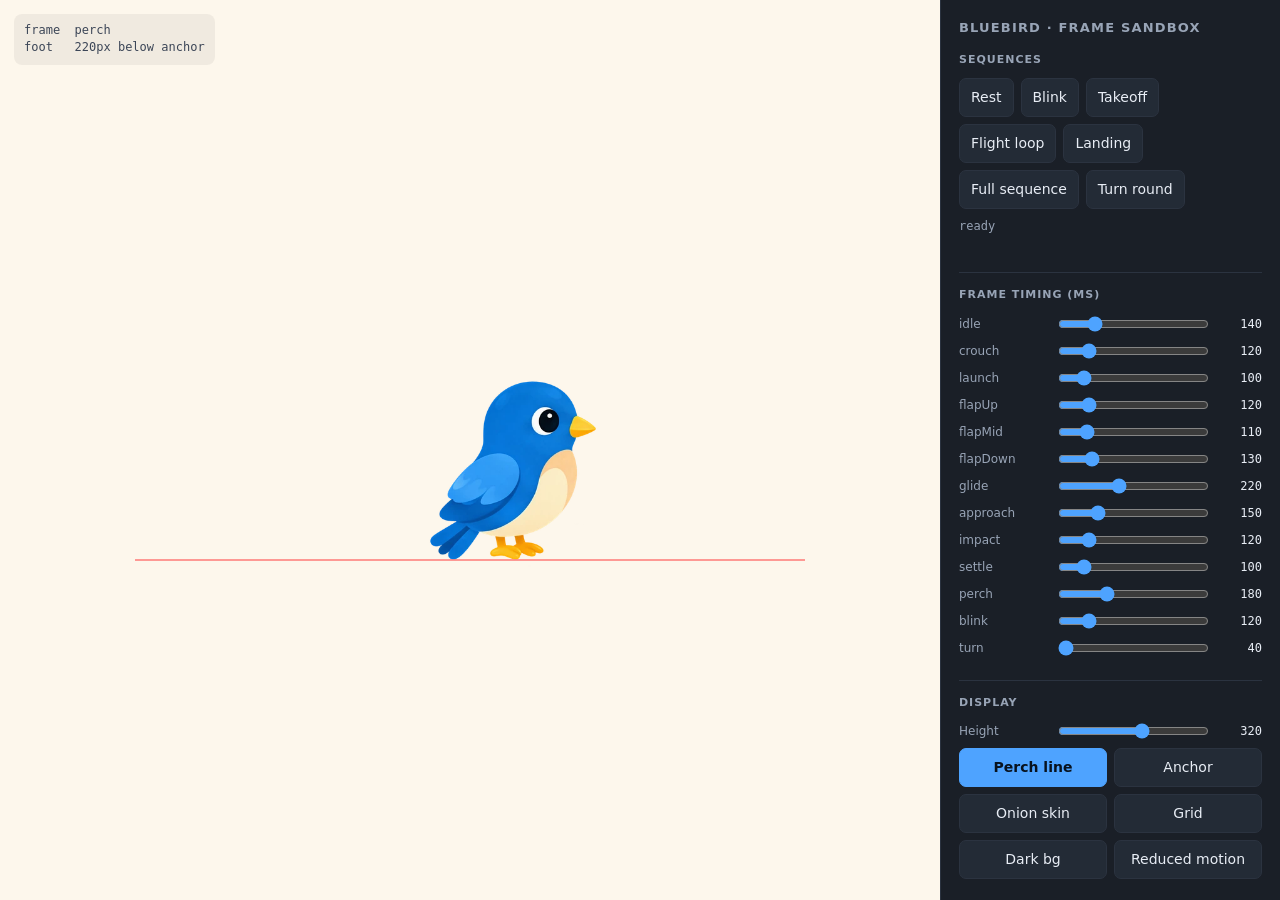
<file: sandbox/index.html>
<!doctype html>
<html lang="en">
<head>
<meta charset="utf-8">
<meta name="viewport" content="width=device-width,initial-scale=1">
<title>Bluebird - frame animation sandbox</title>
<style>
  :root{
    --bg:#12151b; --panel:#1a1f27; --line:#2b3340; --ink:#e8edf5;
    --muted:#98a4b6; --accent:#4ea3ff; --stage:#fdf7ec; --h:320px;
  }
  *{box-sizing:border-box}
  body{margin:0;font:14px/1.5 ui-sans-serif,system-ui,-apple-system,"Segoe UI",Roboto,sans-serif;
       background:var(--bg);color:var(--ink);display:grid;grid-template-columns:1fr 340px;height:100vh}
  @media (max-width:900px){body{grid-template-columns:1fr;height:auto}}

  /* ---- stage ---- */
  #stage{position:relative;display:grid;place-items:center;background:var(--stage);overflow:hidden}
  #stage.dark{--stage:#141c26}
  #stage.grid{background-image:linear-gradient(rgba(0,0,0,.06) 1px,transparent 1px),
              linear-gradient(90deg,rgba(0,0,0,.06) 1px,transparent 1px);background-size:32px 32px}
  #birdWrap{position:relative;line-height:0}
  #bird{height:var(--h);width:auto;display:block}
  #onion{position:absolute;left:0;top:0;pointer-events:none;opacity:.26;display:none}
  #onion img{position:absolute;left:0;top:0;height:var(--h);width:auto}
  #stage.onion #onion{display:block}
  /* perch line sits where the current frame's feet make contact */
  #perchLine{position:absolute;left:-160px;right:-160px;height:2px;background:#ff4d4d;opacity:.55;display:none}
  #stage.perch #perchLine{display:block}
  #anchorDot{position:absolute;width:9px;height:9px;margin:-5px 0 0 -5px;border-radius:50%;
             background:#ff4d4d;box-shadow:0 0 0 2px #fff;display:none}
  #stage.anchor #anchorDot{display:block}
  #hud{position:absolute;top:14px;left:14px;white-space:pre;
       font:12px/1.45 ui-monospace,SFMono-Regular,Menlo,monospace;
       color:#3c4657;background:rgba(0,0,0,.05);padding:8px 10px;border-radius:8px}
  #stage.dark #hud{color:#9fb0c6}

  /* ---- panel ---- */
  #panel{background:var(--panel);border-left:1px solid var(--line);overflow-y:auto;padding:18px}
  h1{font-size:13px;letter-spacing:.09em;text-transform:uppercase;color:var(--muted);margin:0 0 14px}
  h2{font-size:11px;letter-spacing:.09em;text-transform:uppercase;color:var(--muted);
     margin:22px 0 10px;padding-top:14px;border-top:1px solid var(--line)}
  button{font:inherit;background:#232b36;color:var(--ink);border:1px solid var(--line);
         border-radius:7px;padding:8px 11px;cursor:pointer}
  button:hover{background:#2c3542;border-color:#3d4859}
  button.on{background:var(--accent);border-color:var(--accent);color:#08121e;font-weight:600}
  .row{display:flex;flex-wrap:wrap;gap:7px}
  .slider{display:grid;grid-template-columns:88px 1fr 46px;align-items:center;gap:9px;margin:7px 0}
  .slider label{font-size:12px;color:var(--muted)}
  .slider output{font:12px ui-monospace,Menlo,monospace;color:var(--ink);text-align:right}
  input[type=range]{width:100%;accent-color:var(--accent)}
  .toggles{display:grid;grid-template-columns:1fr 1fr;gap:7px}
  #status{font:12px ui-monospace,Menlo,monospace;color:var(--muted);margin-top:10px;min-height:2.6em}
  textarea{width:100%;height:150px;background:#0f1319;color:#cfe0f5;border:1px solid var(--line);
           border-radius:7px;padding:9px;font:11px/1.5 ui-monospace,Menlo,monospace;resize:vertical}
</style>
</head>
<body>
  <div id="stage" class="perch">
    <div id="hud">loading frames...</div>
    <div id="birdWrap">
      <div id="onion"></div>
      <img id="bird" alt="Bluebird">
      <div id="perchLine"></div>
      <div id="anchorDot"></div>
    </div>
  </div>

  <div id="panel">
    <h1>Bluebird &middot; frame sandbox</h1>

    <h2 style="border:0;padding:0;margin-top:0">Sequences</h2>
    <div class="row" id="seqRow">
      <button data-seq="rest">Rest</button>
      <button data-seq="blink">Blink</button>
      <button data-seq="takeoff">Takeoff</button>
      <button data-seq="flight" id="flightBtn">Flight loop</button>
      <button data-seq="landing">Landing</button>
      <button data-seq="full">Full sequence</button>
      <button data-seq="turn">Turn round</button>
    </div>
    <div id="status">&mdash;</div>

    <h2>Frame timing (ms)</h2>
    <div id="timingSliders"></div>

    <h2>Display</h2>
    <div class="slider">
      <label for="sizeR">Height</label>
      <input type="range" id="sizeR" min="60" max="520" value="320">
      <output id="sizeV">320</output>
    </div>
    <div class="toggles">
      <button data-tog="perch" class="on">Perch line</button>
      <button data-tog="anchor">Anchor</button>
      <button data-tog="onion">Onion skin</button>
      <button data-tog="grid">Grid</button>
      <button data-tog="dark">Dark bg</button>
      <button id="rmBtn">Reduced motion</button>
    </div>

    <h2>Step through</h2>
    <div class="row" id="frameBtns"></div>

    <h2>Export tuned timing</h2>
    <div class="row"><button id="exportBtn">Copy JSON</button></div>
    <textarea id="exportOut" readonly></textarea>
  </div>

<script type="module">
import { loadFrames, DEFAULT_TIMING, SEQUENCES, REST_FRAME, buildFullSequence, FRAME_IDS, OPTIONAL_FRAME_IDS }
  from './src/bluebirdFrames.js';
import { BluebirdAnimator } from './src/BluebirdAnimator.js';

const stage = document.getElementById('stage');
const birdEl = document.getElementById('bird');
const hud = document.getElementById('hud');
const statusEl = document.getElementById('status');
const perchLine = document.getElementById('perchLine');
const anchorDot = document.getElementById('anchorDot');

const timing = { ...DEFAULT_TIMING };
let frames, anim, flying = false, landRequested = false, mirrored = false;

const systemReduced = matchMedia('(prefers-reduced-motion: reduce)').matches;

function say(msg){ statusEl.textContent = msg; }

/* Keeps the perch line and anchor dot pinned to the registration data, so the
   sandbox shows exactly what the motion system will later align to. */
function updateOverlays(frameId){
  const { canvas, anchor, frames: fr } = frames.registration;
  const h = birdEl.getBoundingClientRect().height || 320;
  const k = h / canvas.height;
  anchorDot.style.left = (anchor.x * k) + 'px';
  anchorDot.style.top  = (anchor.y * k) + 'px';
  const foot = fr[frameId] ? fr[frameId].footOffsetY : null;
  if (foot == null){
    perchLine.style.visibility = 'hidden';
  } else {
    perchLine.style.visibility = 'visible';
    perchLine.style.top = ((anchor.y + foot) * k) + 'px';
  }
  hud.textContent = 'frame  ' + frameId + '\n'
    + 'foot   ' + (foot == null ? 'airborne' : foot.toFixed(0) + 'px below anchor');
}

async function init(){
  frames = await loadFrames('./frames/');
  anim = new BluebirdAnimator(birdEl, { frames, timing, reducedMotion: systemReduced });
  anim.onFrame = updateOverlays;
  anim.setFrame(REST_FRAME);

  // onion skin: every frame stacked, to eyeball registration drift
  document.getElementById('onion').innerHTML =
    FRAME_IDS.map(function(id){ return '<img src="' + frames.srcOf(id) + '" alt="">'; }).join('');

  const fb = document.getElementById('frameBtns');
  const stepIds = FRAME_IDS.concat(OPTIONAL_FRAME_IDS.filter(function(id){ return frames.images[id]; }));
  fb.innerHTML = stepIds.map(function(id){
    return '<button data-frame="' + id + '">' + id + '</button>';
  }).join('');
  fb.onclick = function(e){
    const id = e.target.dataset.frame;
    if (!id) return;
    anim.stop(); flying = false; syncFlightBtn();
    anim.setFrame(id);
    say('held on "' + id + '"');
  };

  buildTimingSliders();
  say(systemReduced ? 'prefers-reduced-motion is ON - bird stays perched.' : 'ready');
}

function buildTimingSliders(){
  const box = document.getElementById('timingSliders');
  box.innerHTML = Object.keys(timing).map(function(k){
    return '<div class="slider">'
      + '<label for="t_' + k + '">' + k + '</label>'
      + '<input type="range" id="t_' + k + '" data-k="' + k + '" min="40" max="500" step="10" value="' + timing[k] + '">'
      + '<output id="o_' + k + '">' + timing[k] + '</output>'
      + '</div>';
  }).join('');
  box.oninput = function(e){
    const k = e.target.dataset.k;
    if (!k) return;
    timing[k] = Number(e.target.value);          // live object -> applies mid-playback
    document.getElementById('o_' + k).textContent = timing[k];
  };
}

/* ---- sequence driving ----
   The animator's requestStop() only affects a sequence that is looping *right
   now*. A land request that arrives mid-takeoff would therefore be dropped, and
   the bird would flap forever. So intent lives here, in the caller: we re-read
   landRequested at every sequence boundary. The real controller uses the same
   rule for its target perch. */
async function runFlight(){
  flying = true; landRequested = false; syncFlightBtn();

  say('takeoff...');
  await anim.play(SEQUENCES.takeoff);

  if (!landRequested){
    say('flying - loop runs until you stop it');
    const looping = anim.play(SEQUENCES.flightLoop, { loop: true });
    // A request that arrived during takeoff must still be honoured.
    if (landRequested) anim.requestStop();
    await looping;
  }

  say('landing...');
  await anim.play(SEQUENCES.landing);
  flying = false; landRequested = false; syncFlightBtn();
  say('perched');
}

function syncFlightBtn(){
  const b = document.getElementById('flightBtn');
  b.classList.toggle('on', flying);
  b.textContent = flying ? 'Land' : 'Flight loop';
}

document.getElementById('seqRow').onclick = async function(e){
  const seq = e.target.dataset.seq;
  if (!seq) return;

  if (seq === 'flight'){
    if (flying){
      say('finishing this wingbeat, then landing...');
      landRequested = true;
      anim.requestStop();
    } else runFlight();
    return;
  }

  flying = false; syncFlightBtn();
  if (seq === 'rest'){ anim.stop(); anim.setFrame(REST_FRAME); say('perched'); return; }
  if (seq === 'blink'){ say('blink'); await anim.play(SEQUENCES.blink); say('perched'); return; }
  if (seq === 'takeoff'){ say('takeoff'); await anim.play(SEQUENCES.takeoff); say('airborne (held)'); return; }
  if (seq === 'landing'){ say('landing'); await anim.play(SEQUENCES.landing); say('perched'); return; }
  if (seq === 'turn'){
    if (!frames.hasTurn){ say('no turn frames - run tools/build_turn_frames.py'); return; }
    say('turning');
    await anim.play(SEQUENCES.turnOut);
    // Mirror on the head-on frame, about the feet, exactly as the site does.
    const front = frames.registration.frames['turn-front'];
    mirrored = !mirrored;
    birdEl.style.transformOrigin = (front.pivotX / frames.registration.canvas.width * 100) + '% 50%';
    birdEl.style.transform = mirrored ? 'scaleX(-1)' : '';
    await anim.play(SEQUENCES.turnIn.concat([[REST_FRAME, 'perch']]));
    say('perched, facing ' + (mirrored ? 'left' : 'right'));
    return;
  }
  if (seq === 'full'){
    say('full sequence: takeoff -> 4 wingbeats + glide -> landing');
    await anim.play(buildFullSequence(4, 3));
    say('perched');
  }
};

/* ---- display toggles ---- */
document.querySelector('.toggles').onclick = function(e){
  const t = e.target.dataset.tog;
  if (!t) return;
  stage.classList.toggle(t);
  e.target.classList.toggle('on', stage.classList.contains(t));
};

document.getElementById('rmBtn').onclick = function(e){
  anim.reducedMotion = !anim.reducedMotion;
  e.target.classList.toggle('on', anim.reducedMotion);
  if (anim.reducedMotion){ anim.stop(); flying = false; syncFlightBtn(); anim.setFrame(REST_FRAME); }
  say(anim.reducedMotion
    ? 'reduced motion: sequences resolve instantly, bird holds its pose'
    : 'reduced motion off');
};

const sizeR = document.getElementById('sizeR');
sizeR.oninput = function(){
  document.documentElement.style.setProperty('--h', sizeR.value + 'px');
  document.getElementById('sizeV').textContent = sizeR.value;
  if (anim && anim.currentFrame) updateOverlays(anim.currentFrame);
};

document.getElementById('exportBtn').onclick = function(){
  const json = JSON.stringify(timing, null, 2);
  document.getElementById('exportOut').value = json;
  if (navigator.clipboard) navigator.clipboard.writeText(json);
  say('timing copied - paste into DEFAULT_TIMING');
};

init().catch(function(err){
  hud.textContent = 'load failed: ' + err.message;
  say(String(err));
});
</script>
</body>
</html>
</file>
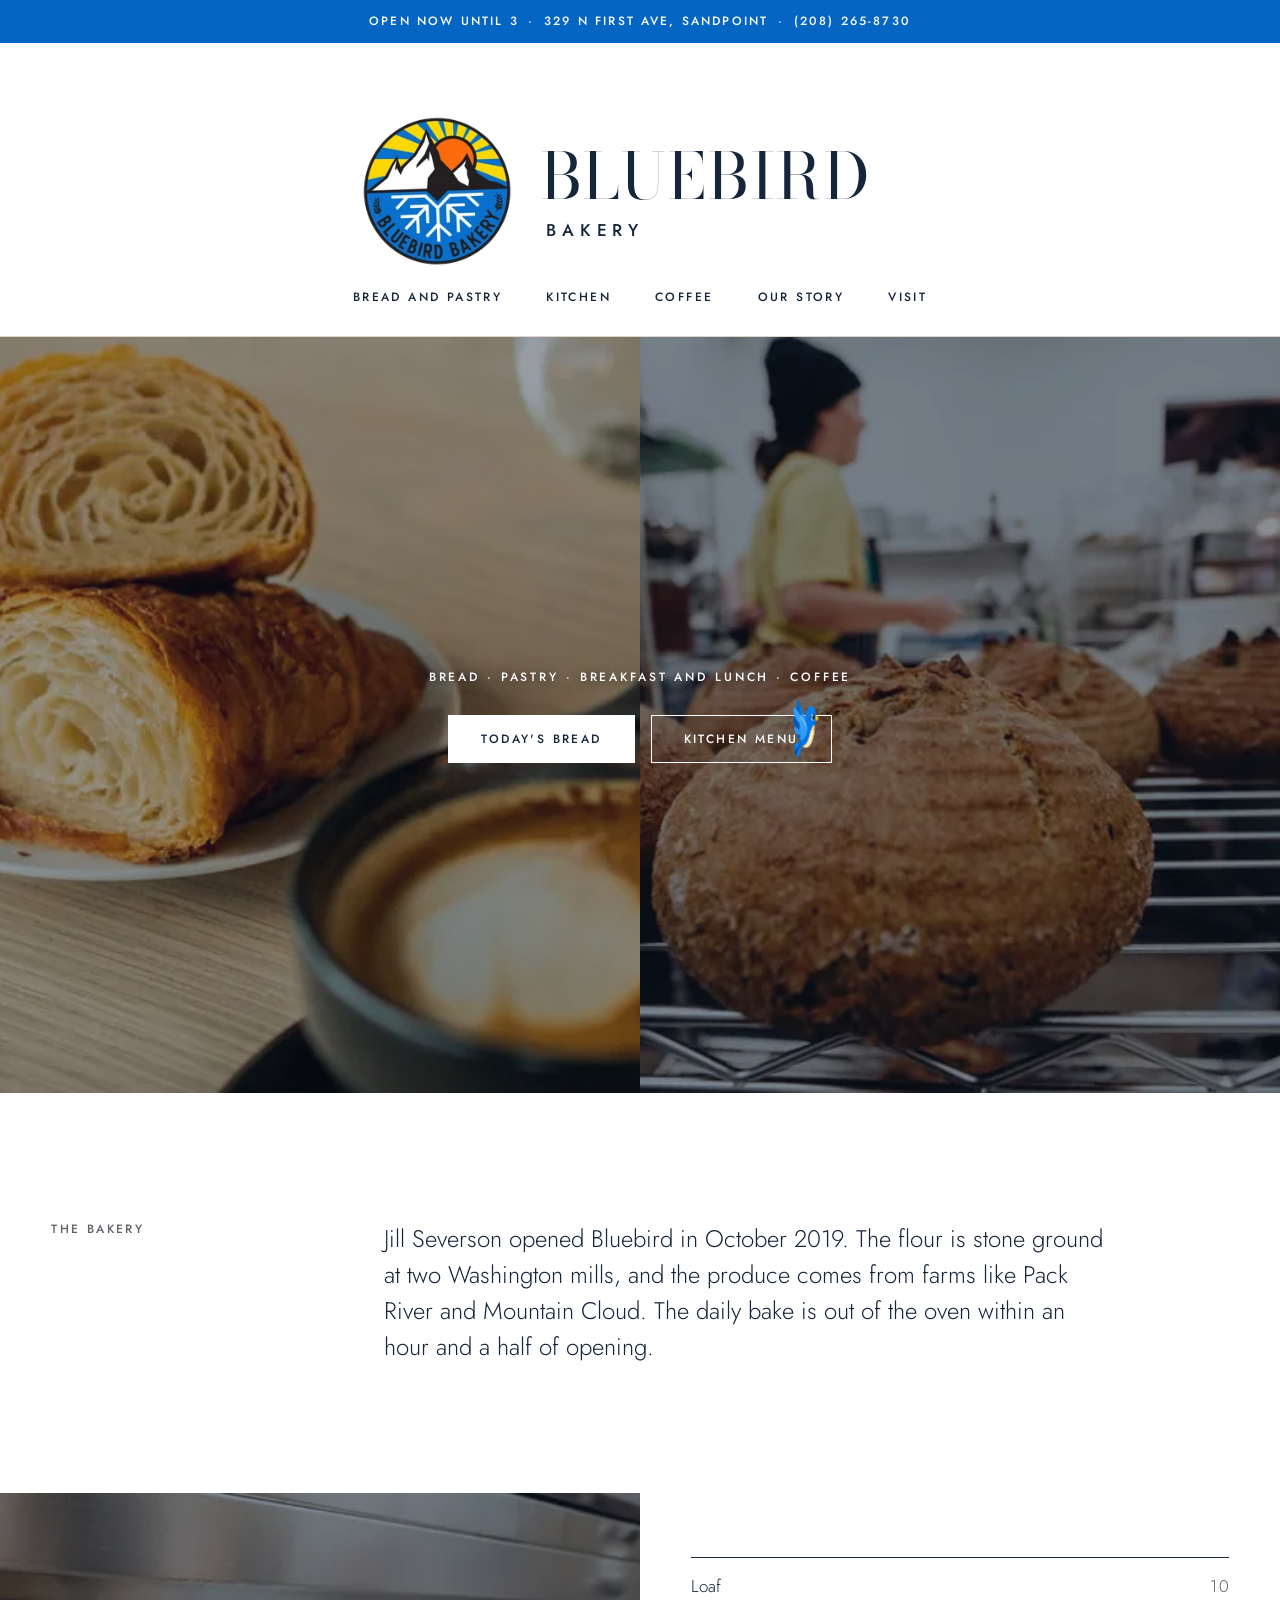
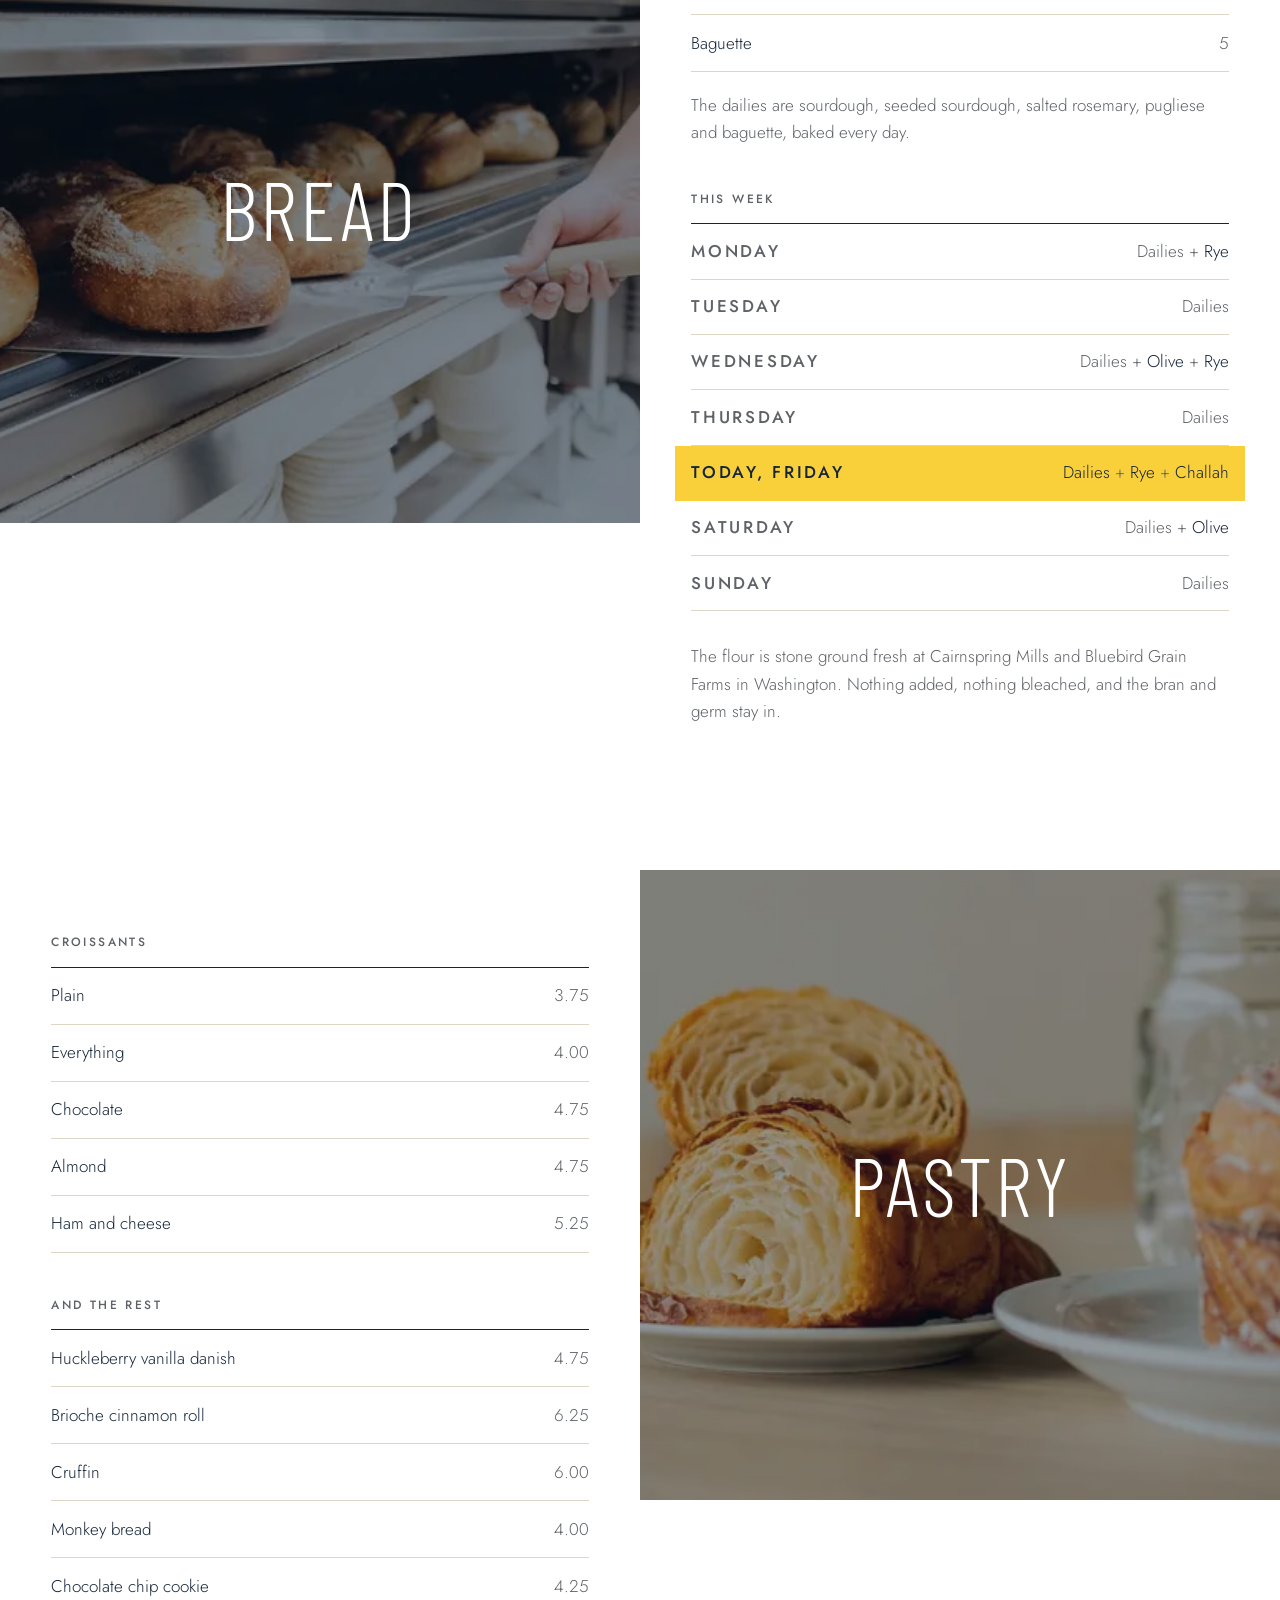
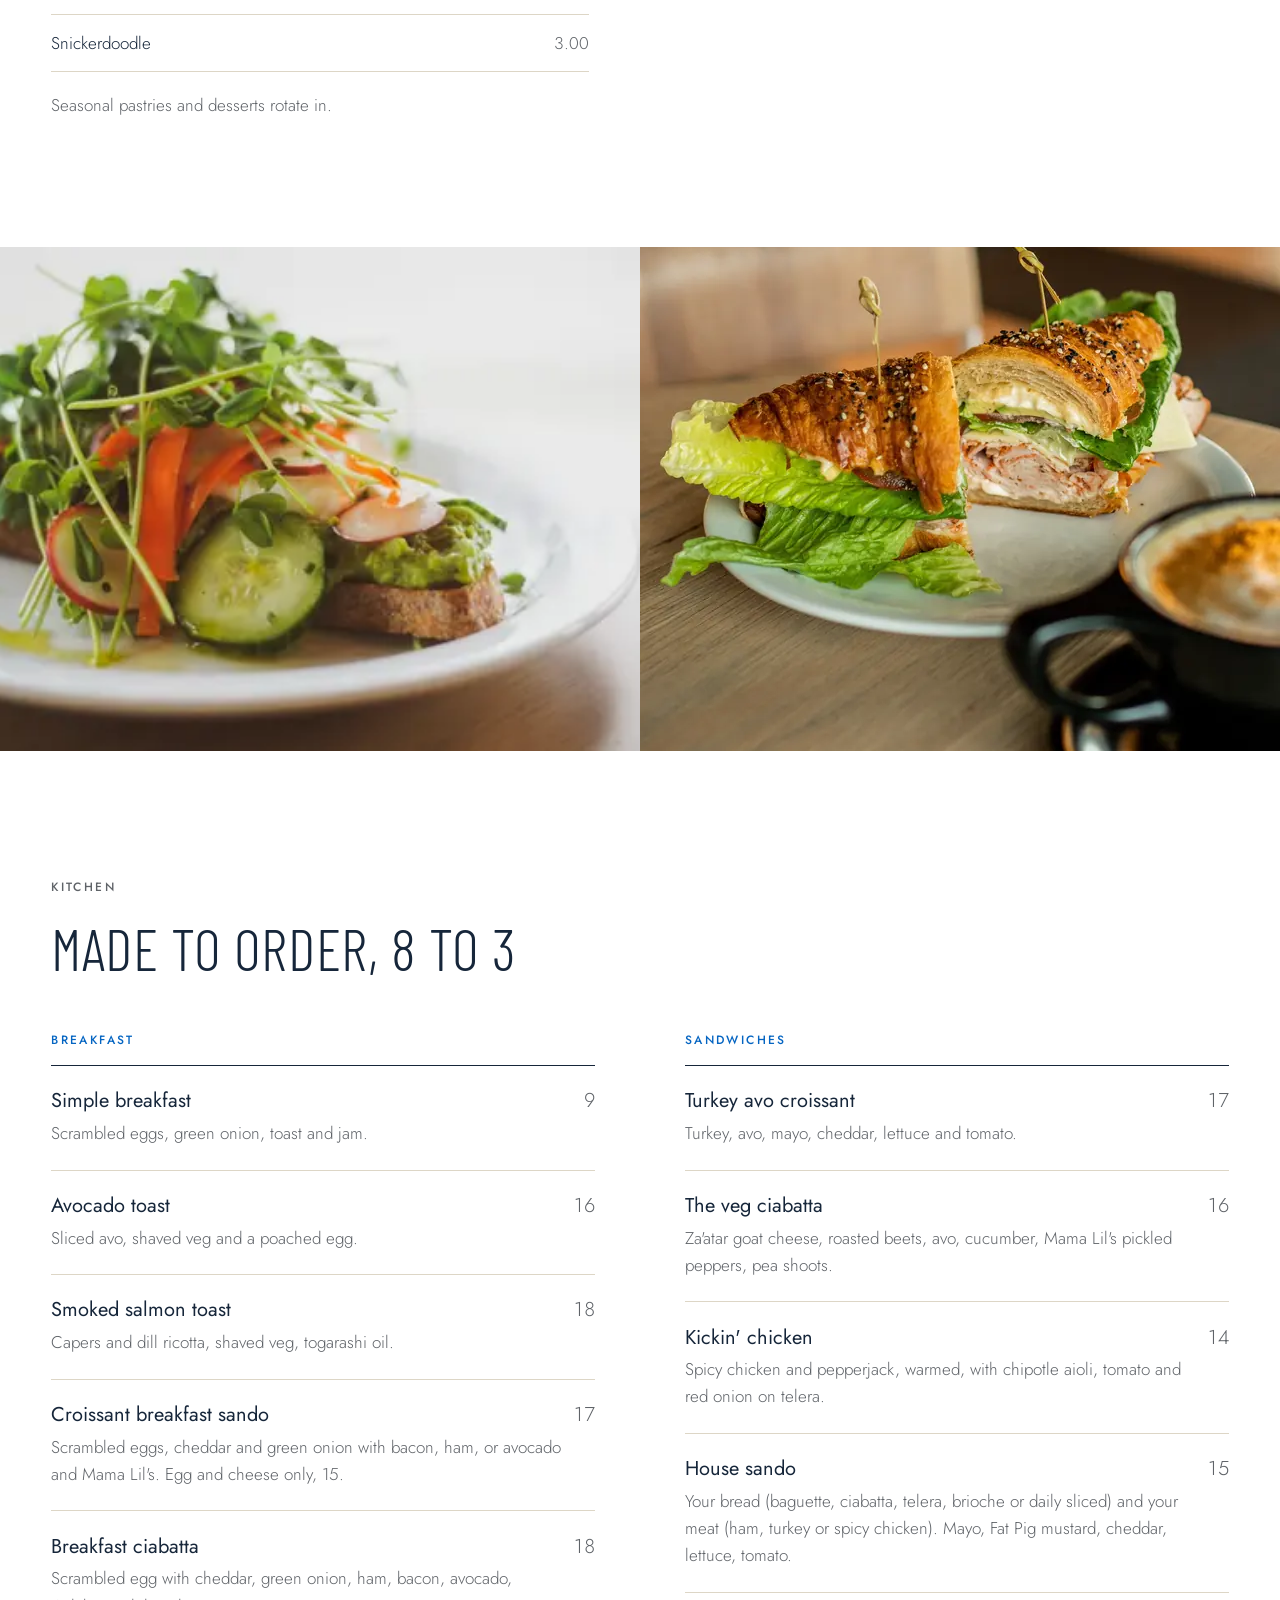
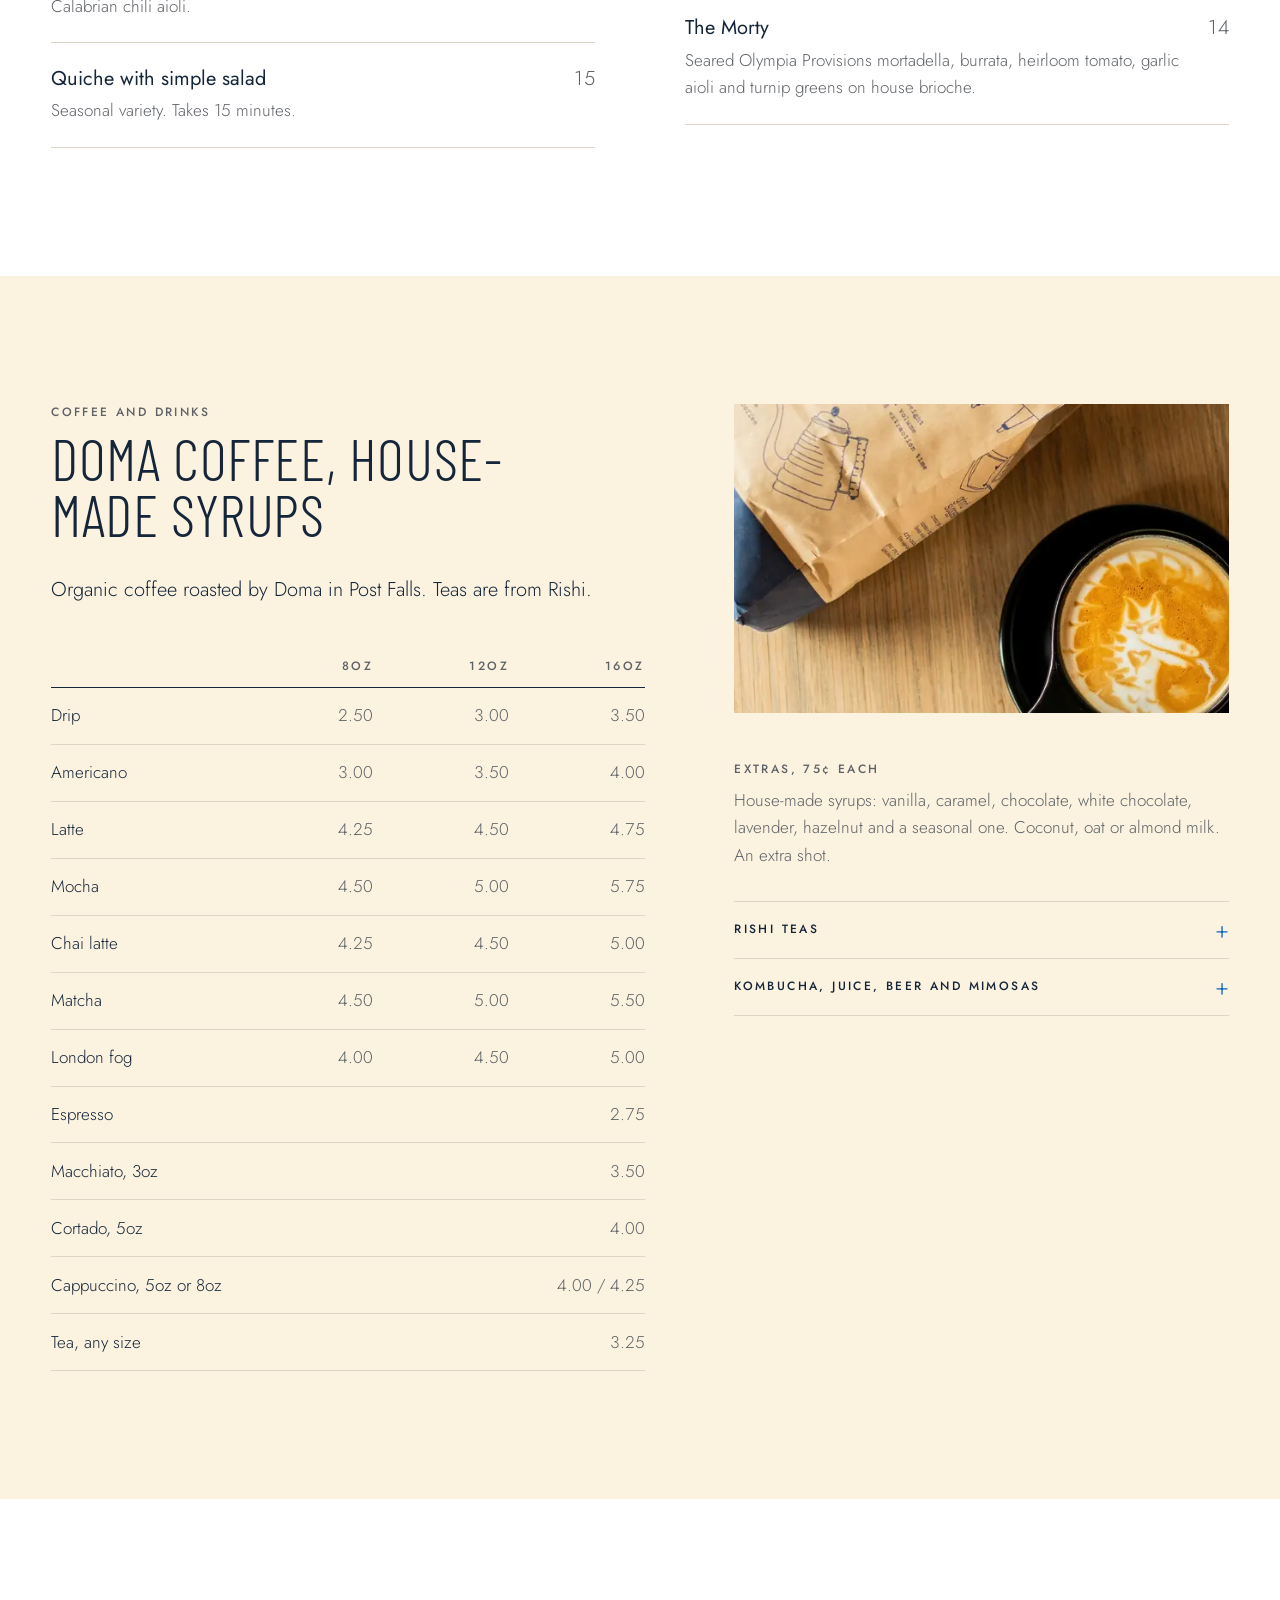
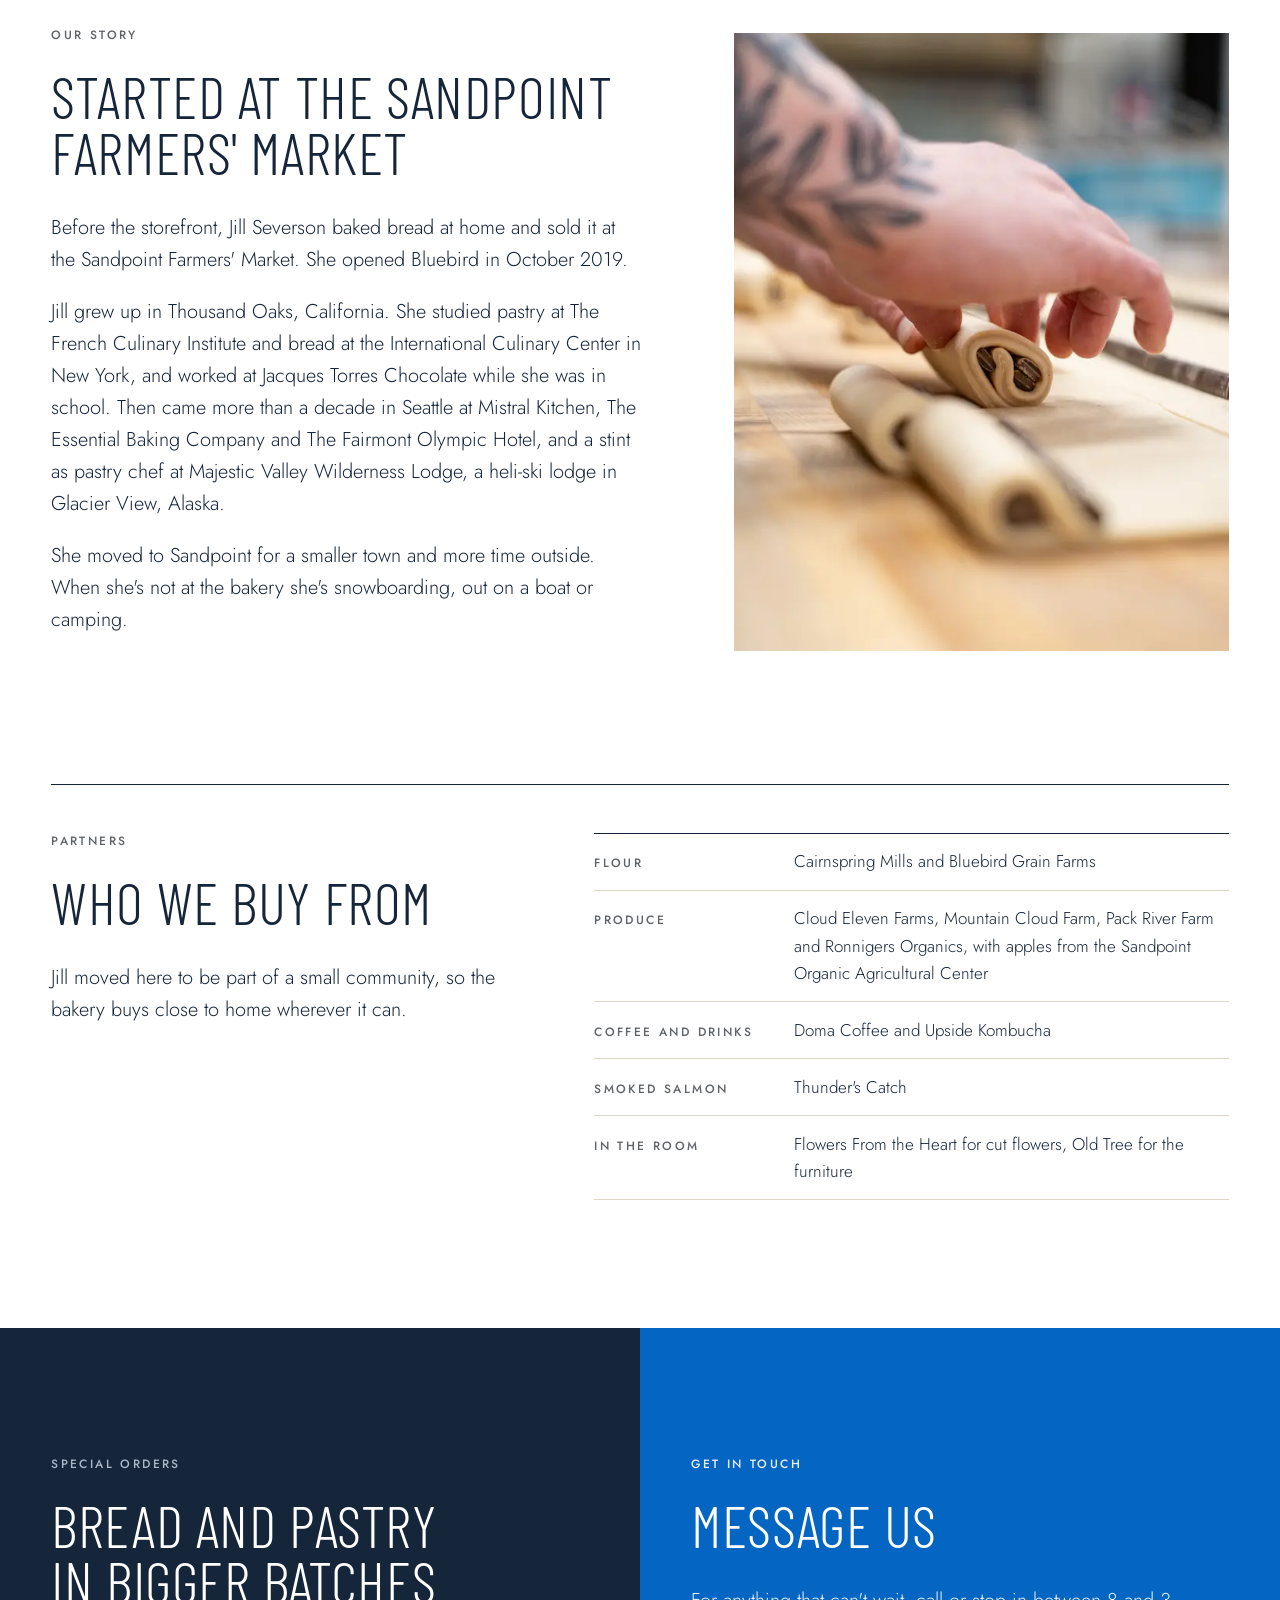
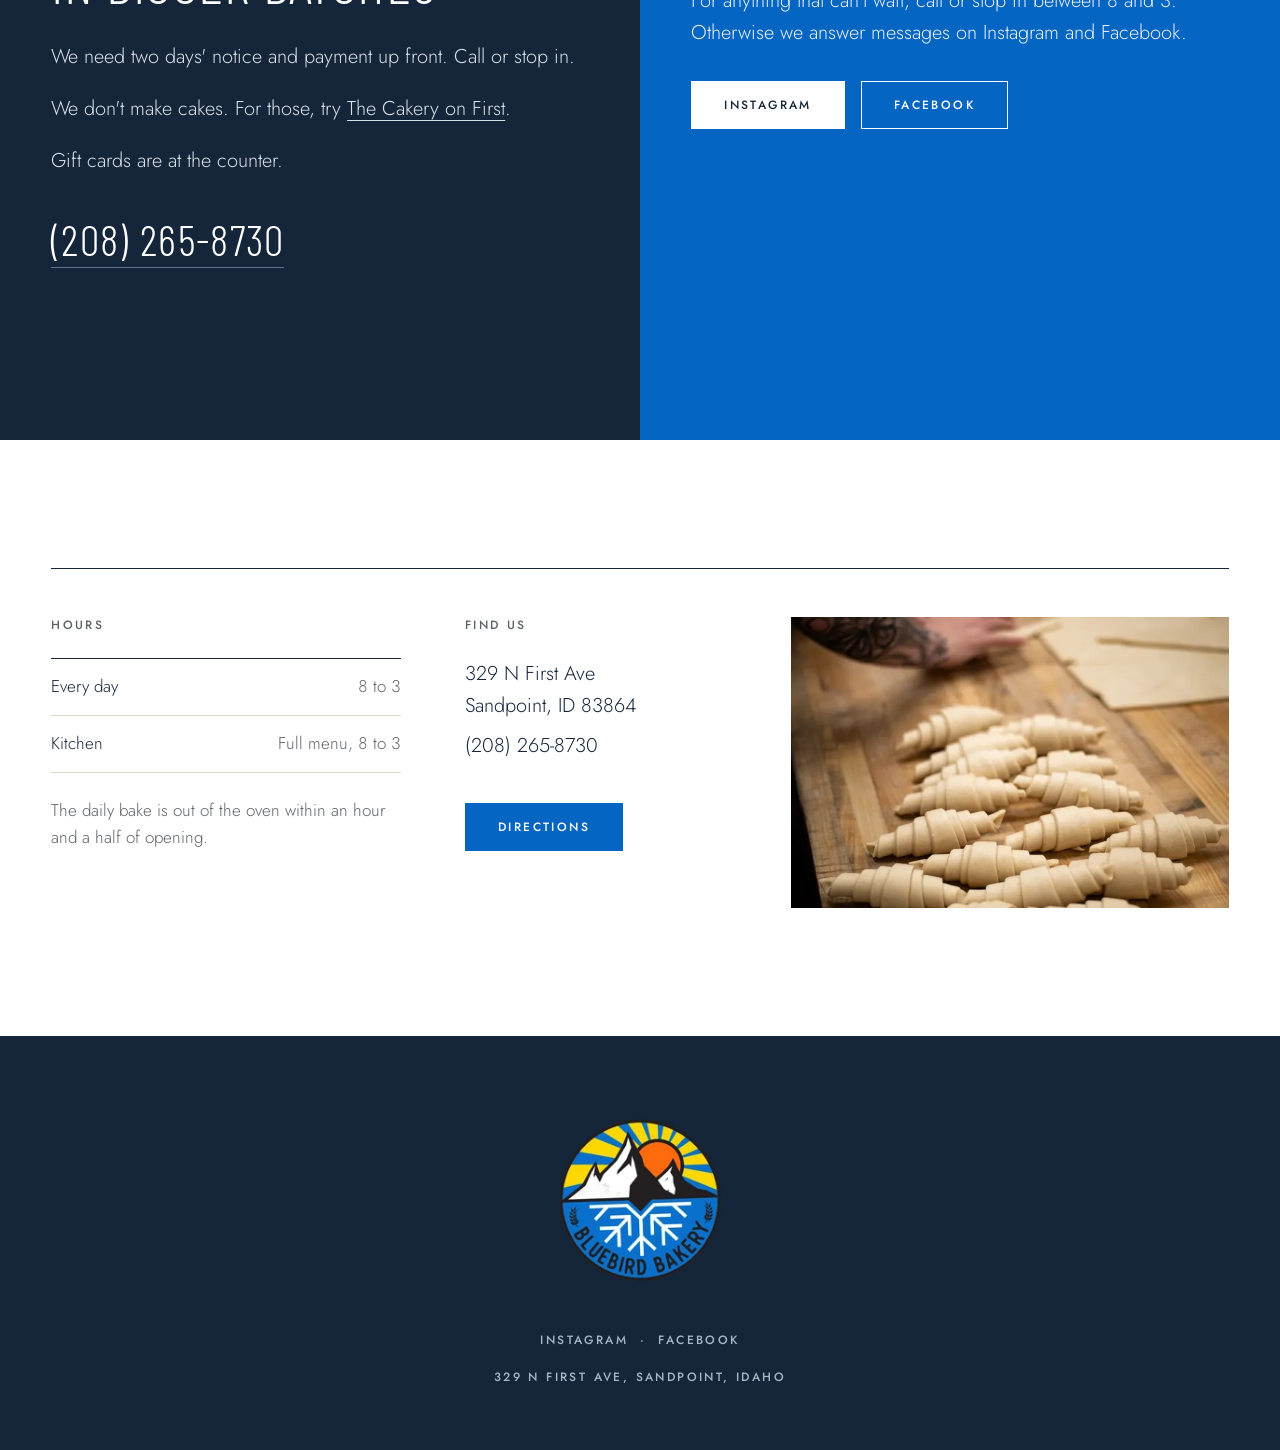
<file: site/index.html>
<!doctype html>
<html lang="en">
<head>
<meta charset="utf-8">
<meta name="viewport" content="width=device-width,initial-scale=1,viewport-fit=cover">
<title>Bluebird Bakery | Bread, pastry and breakfast in Sandpoint, Idaho</title>
<meta name="description" content="Bread and pastry baked every morning at 329 N First Ave, Sandpoint. Full kitchen menu and Doma coffee. Open daily 8 to 3.">
<link rel="icon" type="image/png" sizes="32x32" href="favicon-32.png">
<link rel="icon" type="image/png" sizes="192x192" href="favicon-192.png">
<link rel="apple-touch-icon" href="apple-touch-icon.png">
<meta name="theme-color" content="#0565c2">
<meta property="og:type" content="website">
<meta property="og:title" content="Bluebird Bakery, Sandpoint, Idaho">
<meta property="og:description" content="Bread and pastry baked every morning. Full kitchen menu and Doma coffee. Open daily 8 to 3.">
<meta property="og:image" content="share.png">
<link rel="preconnect" href="https://fonts.googleapis.com">
<link rel="preconnect" href="https://fonts.gstatic.com" crossorigin>
<link href="https://fonts.googleapis.com/css2?family=Barlow+Condensed:wght@300&family=Jost:wght@300;400;500&display=swap" rel="stylesheet">
<!-- Bodoni sets one word, so only those letters are fetched. -->
<link href="https://fonts.googleapis.com/css2?family=Bodoni+Moda:opsz,wght@6..96,400&text=BLUEBIRD&display=swap" rel="stylesheet">
<link rel="stylesheet" href="styles.css">
</head>
<body>

<a class="skip" href="#top">Skip to content</a>

<p class="utility"><span id="openStatus">Open daily 8 to 3</span><span class="sep" aria-hidden="true">&middot;</span><a href="https://www.google.com/maps/search/?api=1&query=Bluebird+Bakery+329+N+First+Ave+Sandpoint+ID">329 N First Ave<span class="u-wide">, Sandpoint</span></a><span class="sep u-wide" aria-hidden="true">&middot;</span><a class="u-wide" href="tel:+12082658730">(208) 265-8730</a></p>

<header class="header">
  <a class="lockup" href="#top" aria-label="Bluebird Bakery"><img src="brand/badge.png" srcset="brand/badge-180.webp 180w, brand/badge-360.webp 360w, brand/badge-540.webp 540w, brand/badge-720.webp 720w, brand/badge-1080.webp 1080w" sizes="(max-width: 800px) 6.25rem, 9.5rem" width="360" height="360" alt=""><span class="wordmark"><span data-perch data-perch-home data-perch-at="0.97" data-perch-dy="9" data-perch-face="left">Bluebird</span><small>Bakery</small></span></a>
  <nav aria-label="Sections">
    <a href="#bake">Bread<span class="u-wide"> and pastry</span></a>
    <a href="#kitchen">Kitchen</a>
    <a href="#coffee">Coffee</a>
    <a href="#story"><span class="u-wide">Our </span>Story</a>
    <a href="#visit">Visit</a>
  </nav>
</header>

<!-- Desktop: slides down when you scroll back up, so the sections are never far
     away on a long page. nav.js shows and hides it. -->
<nav class="stickybar" aria-label="Sections, pinned" inert>
  <div class="stickybar-in">
    <a class="stickybar-home" href="#top" aria-label="Bluebird Bakery, back to top"><img src="brand/badge-180.webp" width="180" height="180" alt=""></a>
    <div class="stickybar-links">
      <a href="#bake" data-section="bake">Bread and pastry</a>
      <a href="#kitchen" data-section="kitchen">Kitchen</a>
      <a href="#coffee" data-section="coffee">Coffee</a>
      <a href="#story" data-section="story">Our story</a>
      <a href="#visit" data-section="visit">Visit</a>
    </div>
    <a class="stickybar-call" href="tel:+12082658730">(208) 265-8730</a>
  </div>
</nav>

<main id="top">

  <section class="hero">
    <figure><img src="photos/croissant-latte.jpg" srcset="photos/croissant-latte-640.webp 640w, photos/croissant-latte-1200.webp 1200w, photos/croissant-latte-2000.webp 2000w" sizes="(max-width: 800px) 100vw, 50vw" width="1200" height="812" alt="A croissant cut in half to show the layers, next to a latte" fetchpriority="high"></figure>
    <figure><img src="photos/rack-loaves.jpg" srcset="photos/rack-loaves-640.webp 640w, photos/rack-loaves-1024.webp 1024w" sizes="50vw" width="1024" height="683" alt="Sourdough loaves cooling on a wire rack in the bakery" loading="lazy"></figure>
    <div class="hero-over">
      <h1 class="sr">Bluebird Bakery, Sandpoint, Idaho</h1>
      <p class="hero-line">Bread<span aria-hidden="true"> &middot; </span>Pastry<span aria-hidden="true"> &middot; </span>Breakfast and lunch<span aria-hidden="true"> &middot; </span>Coffee</p>
      <p class="hero-actions">
        <a class="btn" href="#schedule" data-perch data-perch-at="0.5" data-perch-face="right">Today's bread</a>
        <a class="btn btn-ghost" href="#kitchen">Kitchen menu</a>
      </p>
    </div>
  </section>

  <section class="statement wrap">
    <p class="label">The bakery</p>
    <p>Jill Severson opened Bluebird in October 2019. The flour is stone ground at two Washington mills, and the produce comes from farms like Pack River and Mountain Cloud. The daily bake is out of the oven within an hour and a half of opening.</p>
  </section>

  <!-- ---- bread, then pastry ----
       Bread keeps its prices and its weekly schedule together, so on a phone
       nothing comes between them. -->
  <section id="bake" aria-labelledby="bake-title">
    <h2 class="sr" id="bake-title">Bread and pastry</h2>
    <div class="split" data-perch data-perch-at="0.5" data-perch-face="right">
      <figure class="pair-photo has-title"><img src="photos/oven-loaves.jpg" srcset="photos/oven-loaves-640.webp 640w, photos/oven-loaves-1024.webp 1024w" sizes="(max-width: 800px) 100vw, 50vw" width="1024" height="683" alt="Loaves being pulled from the deck oven on a peel" loading="lazy" decoding="async"><h3 class="pair-title">Bread</h3></figure>
      <div class="split-body">
        <dl>
          <div><dt>Loaf</dt><dd>10</dd></div>
          <div><dt>Baguette</dt><dd>5</dd></div>
        </dl>
        <p class="note">The dailies are sourdough, seeded sourdough, salted rosemary, pugliese and baguette, baked every day.</p>
        <h4 class="label" id="schedule">This week</h4>
        <ol class="week">
          <li data-day="Monday"><p class="label">Monday</p><p><span class="quiet">Dailies</span><span>Rye</span></p></li>
          <li data-day="Tuesday"><p class="label">Tuesday</p><p class="quiet">Dailies</p></li>
          <li data-day="Wednesday"><p class="label">Wednesday</p><p><span class="quiet">Dailies</span><span>Olive</span><span>Rye</span></p></li>
          <li data-day="Thursday"><p class="label">Thursday</p><p class="quiet">Dailies</p></li>
          <li data-day="Friday"><p class="label">Friday</p><p><span class="quiet">Dailies</span><span>Rye</span><span>Challah</span></p></li>
          <li data-day="Saturday"><p class="label">Saturday</p><p><span class="quiet">Dailies</span><span>Olive</span></p></li>
          <li data-day="Sunday"><p class="label">Sunday</p><p class="quiet">Dailies</p></li>
        </ol>
        <p class="note">The flour is stone ground fresh at Cairnspring Mills and Bluebird Grain Farms in Washington. Nothing added, nothing bleached, and the bran and germ stay in.</p>
      </div>
    </div>
    <div class="split split-flip" data-perch data-perch-at="0.5" data-perch-face="left">
      <figure class="pair-photo has-title"><img src="photos/croissant-cruffin.jpg" srcset="photos/croissant-cruffin-640.webp 640w, photos/croissant-cruffin-1200.webp 1200w, photos/croissant-cruffin-2000.webp 2000w" sizes="(max-width: 800px) 100vw, 50vw" width="1200" height="747" alt="A croissant cut open beside a cruffin topped with chocolate" loading="lazy" decoding="async"><h3 class="pair-title">Pastry</h3></figure>
      <div class="split-body">
        <h4 class="label">Croissants</h4>
        <dl>
          <div><dt>Plain</dt><dd>3.75</dd></div>
          <div><dt>Everything</dt><dd>4.00</dd></div>
          <div><dt>Chocolate</dt><dd>4.75</dd></div>
          <div><dt>Almond</dt><dd>4.75</dd></div>
          <div><dt>Ham and cheese</dt><dd>5.25</dd></div>
        </dl>
        <h4 class="label">And the rest</h4>
        <dl>
          <div><dt>Huckleberry vanilla danish</dt><dd>4.75</dd></div>
          <div><dt>Brioche cinnamon roll</dt><dd>6.25</dd></div>
          <div><dt>Cruffin</dt><dd>6.00</dd></div>
          <div><dt>Monkey bread</dt><dd>4.00</dd></div>
          <div><dt>Chocolate chip cookie</dt><dd>4.25</dd></div>
          <div><dt>Snickerdoodle</dt><dd>3.00</dd></div>
        </dl>
        <p class="note">Seasonal pastries and desserts rotate in.</p>
      </div>
    </div>
  </section>

  <!-- ---- kitchen ---- -->
  <section id="kitchen">
    <div class="pair pair-short" data-perch data-perch-at="0.5" data-perch-face="left">
      <figure class="pair-photo"><img src="photos/avocado-toast.jpg" srcset="photos/avocado-toast-640.webp 640w, photos/avocado-toast-1200.webp 1200w, photos/avocado-toast-1602.webp 1602w" sizes="(max-width: 800px) 100vw, 50vw" width="1200" height="565" alt="Avocado toast piled with shaved vegetables and pea shoots" loading="lazy" decoding="async"></figure>
      <figure class="pair-photo"><img src="photos/croissant-sando.jpg" srcset="photos/croissant-sando-640.webp 640w, photos/croissant-sando-1200.webp 1200w, photos/croissant-sando-2000.webp 2000w" sizes="(max-width: 800px) 100vw, 50vw" width="1200" height="1200" alt="Turkey and avocado on an everything croissant, with a cappuccino" loading="lazy" decoding="async"></figure>
    </div>
    <div class="wrap kitchen">
      <div class="section-head">
        <p class="label">Kitchen</p>
        <h2 data-perch data-perch-at="0.97" data-perch-dy="4" data-perch-face="left">Made to order, 8 to 3</h2>
      </div>
      <div class="dishes">
        <div class="course">
          <h3 class="course-title">Breakfast</h3>
          <article><h4>Simple breakfast <span>9</span></h4><p>Scrambled eggs, green onion, toast and jam.</p></article>
          <article><h4>Avocado toast <span>16</span></h4><p>Sliced avo, shaved veg and a poached egg.</p></article>
          <article><h4>Smoked salmon toast <span>18</span></h4><p>Capers and dill ricotta, shaved veg, togarashi oil.</p></article>
          <article><h4>Croissant breakfast sando <span>17</span></h4><p>Scrambled eggs, cheddar and green onion with bacon, ham, or avocado and Mama Lil's. Egg and cheese only, 15.</p></article>
          <article><h4>Breakfast ciabatta <span>18</span></h4><p>Scrambled egg with cheddar, green onion, ham, bacon, avocado, Calabrian chili aioli.</p></article>
          <article><h4>Quiche with simple salad <span>15</span></h4><p>Seasonal variety. Takes 15 minutes.</p></article>
        </div>
        <div class="course">
          <h3 class="course-title">Sandwiches</h3>
          <article><h4>Turkey avo croissant <span>17</span></h4><p>Turkey, avo, mayo, cheddar, lettuce and tomato.</p></article>
          <article><h4>The veg ciabatta <span>16</span></h4><p>Za'atar goat cheese, roasted beets, avo, cucumber, Mama Lil's pickled peppers, pea shoots.</p></article>
          <article><h4>Kickin' chicken <span>14</span></h4><p>Spicy chicken and pepperjack, warmed, with chipotle aioli, tomato and red onion on telera.</p></article>
          <article><h4>House sando <span>15</span></h4><p>Your bread (baguette, ciabatta, telera, brioche or daily sliced) and your meat (ham, turkey or spicy chicken). Mayo, Fat Pig mustard, cheddar, lettuce, tomato.</p></article>
          <article><h4>The Morty <span>14</span></h4><p>Seared Olympia Provisions mortadella, burrata, heirloom tomato, garlic aioli and turnip greens on house brioche.</p></article>
        </div>
      </div>
    </div>
  </section>

  <!-- ---- coffee ---- -->
  <section id="coffee" class="band">
    <div class="wrap coffee">
      <div>
        <p class="label">Coffee and drinks</p>
        <h2 data-perch data-perch-at="0.6" data-perch-dy="4" data-perch-face="right">Doma coffee, house-made syrups</h2>
        <p>Organic coffee roasted by Doma in Post Falls. Teas are from Rishi.</p>
        <table>
          <thead><tr><th scope="col"><span class="sr">Drink</span></th><th scope="col">8oz</th><th scope="col">12oz</th><th scope="col">16oz</th></tr></thead>
          <tbody>
            <tr><th scope="row">Drip</th><td>2.50</td><td>3.00</td><td>3.50</td></tr>
            <tr><th scope="row">Americano</th><td>3.00</td><td>3.50</td><td>4.00</td></tr>
            <tr><th scope="row">Latte</th><td>4.25</td><td>4.50</td><td>4.75</td></tr>
            <tr><th scope="row">Mocha</th><td>4.50</td><td>5.00</td><td>5.75</td></tr>
            <tr><th scope="row">Chai latte</th><td>4.25</td><td>4.50</td><td>5.00</td></tr>
            <tr><th scope="row">Matcha</th><td>4.50</td><td>5.00</td><td>5.50</td></tr>
            <tr><th scope="row">London fog</th><td>4.00</td><td>4.50</td><td>5.00</td></tr>
          </tbody>
        </table>
        <dl class="short">
          <div><dt>Espresso</dt><dd>2.75</dd></div>
          <div><dt>Macchiato, 3oz</dt><dd>3.50</dd></div>
          <div><dt>Cortado, 5oz</dt><dd>4.00</dd></div>
          <div><dt>Cappuccino, 5oz or 8oz</dt><dd>4.00 / 4.25</dd></div>
          <div><dt>Tea, any size</dt><dd>3.25</dd></div>
        </dl>
      </div>
      <div>
        <figure class="coffee-photo" data-perch data-perch-at="0.78" data-perch-face="left"><img src="photos/latte-doma.jpg" srcset="photos/latte-doma-640.webp 640w, photos/latte-doma-1200.webp 1200w, photos/latte-doma-2000.webp 2000w" sizes="(max-width: 800px) 100vw, 40vw" width="1200" height="675" alt="A latte with rosetta art beside a bag of Doma coffee" loading="lazy" decoding="async"></figure>
        <p class="label">Extras, 75¢ each</p>
        <p class="note">House-made syrups: vanilla, caramel, chocolate, white chocolate, lavender, hazelnut and a seasonal one. Coconut, oat or almond milk. An extra shot.</p>
        <details class="more">
          <summary class="label">Rishi teas</summary>
          <p class="note">Earl Grey, English Breakfast, Yuzu Peach Green, Jade Cloud Green, Jasmine Green, Peppermint, Turmeric Ginger, Chamomile, Blueberry Hibiscus.</p>
        </details>
        <details class="more">
          <summary class="label">Kombucha, juice, beer and mimosas</summary>
          <p class="note">Upside Kombucha, milk, orange juice, sparkling water, beer, champagne and mimosas.</p>
        </details>
      </div>
    </div>
  </section>

  <!-- ---- story ---- -->
  <section id="story" class="wrap story">
    <div>
      <p class="label">Our story</p>
      <h2>Started at the Sandpoint Farmers' Market</h2>
      <p>Before the storefront, Jill Severson baked bread at home and sold it at the Sandpoint Farmers' Market. She opened Bluebird in October 2019.</p>
      <p>Jill grew up in Thousand Oaks, California. She studied pastry at The French Culinary Institute and bread at the International Culinary Center in New York, and worked at Jacques Torres Chocolate while she was in school. Then came more than a decade in Seattle at Mistral Kitchen, The Essential Baking Company and The Fairmont Olympic Hotel, and a stint as pastry chef at Majestic Valley Wilderness Lodge, a heli-ski lodge in Glacier View, Alaska.</p>
      <p>She moved to Sandpoint for a smaller town and more time outside. When she's not at the bakery she's snowboarding, out on a boat or camping.</p>
    </div>
    <figure class="story-photo" data-perch data-perch-at="0.25" data-perch-face="right"><img src="photos/rolling-chocolate.jpg" srcset="photos/rolling-chocolate-640.webp 640w, photos/rolling-chocolate-1200.webp 1200w, photos/rolling-chocolate-2000.webp 2000w" sizes="(max-width: 800px) 100vw, 40vw" width="1200" height="1800" alt="A baker's hands rolling a chocolate croissant on the bench" loading="lazy" decoding="async"></figure>
  </section>

  <section id="partners" class="wrap partners">
    <div class="hair" data-perch data-perch-at="0.9" data-perch-face="left"></div>
    <div class="partners-grid">
      <div class="section-head">
        <p class="label">Partners</p>
        <h2>Who we buy from</h2>
        <p>Jill moved here to be part of a small community, so the bakery buys close to home wherever it can.</p>
      </div>
      <dl class="partner-list">
        <div><dt>Flour</dt><dd>Cairnspring Mills and Bluebird Grain Farms</dd></div>
        <div><dt>Produce</dt><dd>Cloud Eleven Farms, Mountain Cloud Farm, Pack River Farm and Ronnigers Organics, with apples from the Sandpoint Organic Agricultural Center</dd></div>
        <div><dt>Coffee and drinks</dt><dd>Doma Coffee and Upside Kombucha</dd></div>
        <div><dt>Smoked salmon</dt><dd>Thunder's Catch</dd></div>
        <div><dt>In the room</dt><dd>Flowers From the Heart for cut flowers, Old Tree for the furniture</dd></div>
      </dl>
    </div>
  </section>

  <!-- ---- special orders + contact ---- -->
  <section id="order" class="pair pair-text">
    <div class="order">
      <p class="label">Special orders</p>
      <h2>Bread and pastry in bigger batches</h2>
      <p>We need two days' notice and payment up front. Call or stop in.</p>
      <p>We don't make cakes. For those, try <a href="https://www.thecakeryonfirst.com/weddings">The Cakery on First</a>.</p>
      <p>Gift cards are at the counter.</p>
      <p class="contact"><a href="tel:+12082658730" data-perch data-perch-at="0.9" data-perch-dy="6" data-perch-face="left">(208) 265-8730</a></p>
    </div>
    <div class="message">
      <p class="label">Get in touch</p>
      <h2>Message us</h2>

      <!-- Shown until the form has somewhere to send to. -->
      <div id="contactFallback">
        <p>For anything that can't wait, call or stop in between 8 and 3. Otherwise we answer messages on Instagram and Facebook.</p>
        <p class="social"><a class="btn" href="https://www.instagram.com/bluebirdbakeryid/">Instagram</a><a class="btn btn-ghost" href="https://www.facebook.com/bluebirdbakeryid/">Facebook</a></p>
      </div>

      <!-- To switch the form on, put a form endpoint URL (Formspree, Basin, Netlify
           or similar, accepting a JSON POST) in data-endpoint. today.js does the rest. -->
      <form id="contactForm" data-endpoint="" method="post" novalidate hidden>
        <div class="field">
          <label for="cf-name">Name</label>
          <input id="cf-name" type="text" name="name" autocomplete="name" maxlength="120" required aria-describedby="cf-name-err">
          <p class="field-error" id="cf-name-err" hidden>Add your name.</p>
        </div>
        <div class="field">
          <label for="cf-email">Email</label>
          <input id="cf-email" type="email" name="email" autocomplete="email" maxlength="200" inputmode="email" required aria-describedby="cf-email-err">
          <p class="field-error" id="cf-email-err" hidden>That email doesn't look right. Check it for a typo.</p>
        </div>
        <div class="field">
          <label for="cf-message">Message</label>
          <textarea id="cf-message" name="message" rows="4" maxlength="4000" required aria-describedby="cf-message-err"></textarea>
          <p class="field-error" id="cf-message-err" hidden>Write a message first.</p>
        </div>
        <!-- Honeypot: people never see or fill this; bots do. -->
        <div class="sr" aria-hidden="true"><label for="cf-website">Leave this empty</label><input id="cf-website" type="text" name="website" tabindex="-1" autocomplete="off"></div>
        <button class="btn" type="submit">Send message</button>
        <p class="note" id="formNote" role="status">We reply by email. Check your junk folder if you don't see it.</p>
      </form>
    </div>
  </section>

  <!-- ---- visit ---- -->
  <section id="visit" class="wrap visit">
    <div class="hair" data-perch data-perch-at="0.12" data-perch-face="right"></div>
    <div class="visit-grid">
      <div>
        <p class="label">Hours</p>
        <dl>
          <div><dt>Every day</dt><dd>8 to 3</dd></div>
          <div><dt>Kitchen</dt><dd>Full menu, 8 to 3</dd></div>
        </dl>
        <p class="note hours-note">The daily bake is out of the oven within an hour and a half of opening.</p>
      </div>
      <div>
        <p class="label">Find us</p>
        <address>329 N First Ave<br>Sandpoint, ID 83864<br><a href="tel:+12082658730">(208) 265-8730</a></address>
        <a class="btn btn-dark" href="https://www.google.com/maps/search/?api=1&query=Bluebird+Bakery+329+N+First+Ave+Sandpoint+ID">Directions</a>
      </div>
      <figure class="visit-photo" data-perch data-perch-at="0.7" data-perch-face="left"><img src="photos/shaping-croissants.jpg" srcset="photos/shaping-croissants-640.webp 640w, photos/shaping-croissants-1200.webp 1200w, photos/shaping-croissants-2000.webp 2000w" sizes="(max-width: 800px) 100vw, 40vw" width="1200" height="1800" alt="Croissants being shaped by hand on a long wooden bench" loading="lazy" decoding="async"></figure>
    </div>
  </section>

</main>

<footer class="footer">
  <img class="badge badge-footer" src="brand/badge.png" srcset="brand/badge-180.webp 180w, brand/badge-360.webp 360w, brand/badge-540.webp 540w" sizes="10.5rem" width="360" height="360" alt="Bluebird Bakery logo: a mountain and rising sun above a snowflake" loading="lazy" decoding="async" data-perch data-perch-at="0.5" data-perch-dy="3" data-perch-face="left">
  <p class="label"><a href="https://www.instagram.com/bluebirdbakeryid/">Instagram</a> &middot; <a href="https://www.facebook.com/bluebirdbakeryid/">Facebook</a></p>
  <p class="label footer-address">329 N First Ave, Sandpoint, Idaho</p>
</footer>

<!-- Phones only: call, get directions, or open the menu, always in reach.
     The menu sits bottom right, under the thumb. -->
<nav class="quickbar" aria-label="Quick actions">
  <a href="tel:+12082658730">Call</a>
  <a class="quickbar-directions" href="https://www.google.com/maps/search/?api=1&query=Bluebird+Bakery+329+N+First+Ave+Sandpoint+ID">Directions</a>
  <button type="button" class="quickbar-menu" aria-label="Menu" aria-expanded="false" aria-controls="sectionSheet"><span></span><span></span><span></span></button>
</nav>

<div class="sheet" id="sectionSheet" hidden>
  <div class="sheet-backdrop" data-sheet-close></div>
  <div class="sheet-panel" role="dialog" aria-modal="true" aria-labelledby="sheetTitle">
    <div class="sheet-head">
      <p class="label" id="sheetTitle">Jump to</p>
      <button type="button" class="sheet-close" data-sheet-close>Close</button>
    </div>
    <ul class="sheet-list">
      <li><a href="#bake" data-section="bake">Bread and pastry</a></li>
      <li><a href="#schedule">Today's bread</a></li>
      <li><a href="#kitchen" data-section="kitchen">Kitchen menu</a></li>
      <li><a href="#coffee" data-section="coffee">Coffee and drinks</a></li>
      <li><a href="#story" data-section="story">Our story</a></li>
      <li><a href="#order" data-section="order">Special orders</a></li>
      <li><a href="#visit" data-section="visit">Hours and directions</a></li>
    </ul>
  </div>
</div>

<script src="src/today.js"></script>
<script src="src/nav.js"></script>
<script type="module" src="src/main.js"></script>
</body>
</html>
</file>
<file: site/styles.css>
/* Bluebird Bakery
   A bluebird day is clear blue sky after a night of snow, and the palette is
   that day, sampled from the bakery's own badge and the bird:
     sky    the badge's ring and the bird's back. The top bar, the "get in
            touch" panel, buttons, links on hover.
     gold   the sun. Today's row in the bread schedule, and form errors
            on the sky panel.
     ink    the deep navy of the badge's mountain shadow. Text, and the dark
            panels (special orders, footer).
     cream  the bird's breast. The warm band behind coffee.
   The photography still carries most of the warmth; colour is for wayfinding.
   Four type registers, one job each:
     Bodoni Moda       the wordmark, nowhere else
     Jost 500 caps     every label, nav item and button (tracked .2em)
     Barlow Cond. 300  display headings, uppercase
     Jost 300          everything you read
   Header, hero and footer are symmetrical. Everything you read has a hard left
   edge. Corners are square throughout.
   References (site-library): l-objet for the system, icb-builders for square
   corners and edge-to-edge photography. */

:root {
  --white: #ffffff;
  --ink: #16263a;
  --sky: #0565c2;
  --gold: #f9cf3a;
  --cream: #fbf2df;
  --grey: #5f6368;
  --line: #ddd6c6;
  /* on the ink panels and over photographs */
  --on-dark: #d9e0e9;
  --on-dark-quiet: #a9b6c6;
  --on-dark-line: #5d7089;
  /* on sky */
  --on-sky: #e8eff8;
  --scrim: rgba(10, 22, 38, 0.42);

  --logo: "Bodoni Moda", "Didot", serif;
  --label: "Jost", "Futura", sans-serif;
  --display: "Barlow Condensed", "Arial Narrow", sans-serif;

  --t-label: 0.75rem;
  --t-small: 1.0625rem;
  --t-body: 1.25rem;
  --t-lead: 1.5rem;
  --t-h3: 1.25rem;
  --t-h2: clamp(2.5rem, 4.6vw, 3.75rem);

  --gutter: clamp(1.25rem, 4vw, 3.5rem);
  --space: clamp(5rem, 10vw, 9rem);
  --quickbar: 0px;
}

*, *::before, *::after { box-sizing: border-box; }
/* The hidden attribute always wins, whatever display a component sets. */
[hidden] { display: none !important; }
html { scroll-behavior: smooth; scroll-padding-top: 1rem; }
@media (prefers-reduced-motion: reduce) { html { scroll-behavior: auto; } }

body { margin: 0; overflow-x: hidden; background: var(--white); color: var(--ink); font: 300 var(--t-body)/1.6 var(--label); padding-bottom: var(--quickbar); }
::selection { background: var(--sky); color: var(--white); }
img { display: block; width: 100%; height: 100%; object-fit: cover; }
figure, dl, dd, ol, ul { margin: 0; padding: 0; }
ol, ul { list-style: none; }
address { font-style: normal; }
a { color: inherit; text-underline-offset: 0.25em; text-decoration-thickness: 1px; }
@media (hover: hover) { main a:not(.btn):hover { color: var(--sky); } }
p { margin: 0 0 1em; max-width: 36em; }
:focus-visible { outline: 2px solid var(--ink); outline-offset: 3px; }
.utility :focus-visible, .order :focus-visible, .message :focus-visible, .footer :focus-visible, .quickbar :focus-visible, .hero :focus-visible, .quickbar-menu:focus-visible { outline-color: var(--white); }
.sr { position: absolute; width: 1px; height: 1px; overflow: hidden; clip-path: inset(50%); }

.skip { position: absolute; left: 0.5rem; top: -4rem; z-index: 100; background: var(--ink); color: var(--white); padding: 0.9rem 1.25rem; font: 500 var(--t-label)/1 var(--label); letter-spacing: 0.2em; text-transform: uppercase; text-decoration: none; }
.skip:focus { top: 0.5rem; }

.wrap { max-width: 80rem; margin-inline: auto; padding-inline: var(--gutter); }

h1, h2 { font-family: var(--display); font-weight: 300; text-transform: uppercase; margin: 0; line-height: 0.95; }
h2 { font-size: var(--t-h2); letter-spacing: 0.01em; width: fit-content; max-width: 14em; margin-bottom: 2rem; text-wrap: balance; }
h3, h4 { font: 400 var(--t-h3)/1.3 var(--label); margin: 0; }

.label { font: 500 var(--t-label)/1.4 var(--label); letter-spacing: 0.2em; text-transform: uppercase; color: var(--grey); margin-bottom: 1.5rem; }
.note { font-size: var(--t-small); color: var(--grey); }
.section-head { margin-bottom: 3.5rem; }
.section-head p:last-child { margin-bottom: 0; }
.hair { height: 1px; background: var(--ink); margin-bottom: 3rem; }

.btn {
  display: inline-block; background: var(--white); color: var(--ink); cursor: pointer;
  font: 500 var(--t-label)/1 var(--label); letter-spacing: 0.2em; text-transform: uppercase; text-decoration: none;
  padding: 1.05rem 2rem; border: 1px solid var(--white);
  transition: background-color 0.2s ease-out, color 0.2s ease-out, border-color 0.2s ease-out;
}
.btn-ghost { background: transparent; color: var(--white); }
.btn-dark { background: var(--sky); color: var(--white); border-color: var(--sky); }
@media (hover: hover) {
  a.btn:hover, button.btn:hover:not(:disabled) { background: var(--ink); color: var(--white); border-color: var(--ink); }
  .hero a.btn:hover { background: var(--sky); border-color: var(--sky); }
}

/* price lists */
dl > div { display: flex; justify-content: space-between; gap: 1.5rem; padding-block: 0.9rem; border-bottom: 1px solid var(--line); font-size: var(--t-small); }
dl > div:first-child { border-top: 1px solid var(--ink); }
dd { color: var(--grey); white-space: nowrap; font-variant-numeric: tabular-nums; }

/* ---- utility + header ---- */
.utility { margin: 0; max-width: none; background: var(--sky); text-align: center; font: 500 var(--t-label)/1.4 var(--label); letter-spacing: 0.18em; text-transform: uppercase; color: var(--white); padding: 0.35rem 1rem; }
.utility a { display: inline-block; padding-block: 0.45rem; text-decoration: none; border-bottom: 1px solid transparent; }
.utility a:hover { border-bottom-color: var(--white); }
.utility .sep { margin-inline: 0.8em; color: var(--on-sky); }

/* Tall on purpose: the bird stands on the wordmark and needs the air above it. */
.header { text-align: center; padding: 6rem var(--gutter) 0; border-bottom: 1px solid var(--line); }
.wordmark { --wm: clamp(2.75rem, 6vw, 4rem); display: inline-block; text-decoration: none; margin: 0; max-width: none; }
.wordmark > span { display: inline-block; font: 400 var(--wm)/1 var(--logo); letter-spacing: 0.04em; text-transform: uppercase; }
/* BAKERY starts on the stem of BLUEBIRD's B. The Bodoni B's stem sits 0.106em
   in from its box, the Jost B's 0.08em; the inset is the difference. */
.wordmark small { display: block; font: 500 clamp(0.875rem, 1.35vw, 1.0625rem)/1 var(--label); letter-spacing: 0.34em; text-transform: uppercase; margin-top: 0.8rem; padding-left: calc(var(--wm) * 0.106 - 0.08em); }
.header nav { display: flex; flex-wrap: wrap; justify-content: center; gap: 0 2.75rem; margin-top: 2rem; padding-bottom: 1rem; }
.header nav a { font: 500 var(--t-label)/1 var(--label); letter-spacing: 0.2em; text-transform: uppercase; text-decoration: none; padding-block: 1rem; border-bottom: 1px solid transparent; }
.header nav a:hover { border-bottom-color: var(--sky); color: var(--sky); }

/* ---- pinned bar (desktop) ----
   Off screen until you scroll back up past the header; nav.js toggles it. */
.stickybar { position: fixed; top: 0; left: 0; right: 0; z-index: 70; background: var(--white); border-bottom: 1px solid var(--line);
  box-shadow: 0 8px 24px -12px rgba(10, 22, 38, 0.25); transform: translateY(calc(-100% - 30px)); visibility: hidden;
  transition: transform 0.34s cubic-bezier(0.22, 1, 0.36, 1), visibility 0s linear 0.34s; }
.stickybar.is-shown { transform: none; visibility: visible; transition: transform 0.34s cubic-bezier(0.22, 1, 0.36, 1), visibility 0s; }
@media (prefers-reduced-motion: reduce) { .stickybar, .stickybar.is-shown { transition: none; } }
.stickybar-in { display: flex; align-items: center; gap: 2rem; max-width: 80rem; height: 4.25rem; margin-inline: auto; padding-inline: var(--gutter); }
.stickybar-home { flex: none; line-height: 0; }
.stickybar-home img { width: 2.9rem; height: auto; }
.stickybar-links { display: flex; justify-content: center; gap: 0 2.5rem; margin-inline: auto; }
.stickybar a:not(.stickybar-home) { font: 500 var(--t-label)/1 var(--label); letter-spacing: 0.2em; text-transform: uppercase; text-decoration: none; padding-block: 1rem; border-bottom: 1px solid transparent; }
.stickybar-links a:hover, .stickybar-links a[aria-current] { color: var(--sky); border-bottom-color: var(--sky); }
.stickybar-call { flex: none; color: var(--sky); }
.stickybar-call:hover { border-bottom-color: var(--sky); }
/* Jumping to a section lands clear of the bar. */
@media (min-width: 801px) { html { scroll-padding-top: 5.25rem; } }

/* ---- hero ---- */
.hero { position: relative; display: grid; grid-template-columns: 1fr 1fr; background: var(--ink); }
.hero figure { position: relative; height: min(84vh, 52rem); min-height: 30rem; }
/* White display type needs a consistent ground whatever the photo is. */
.hero figure::after, .has-title::after { content: ""; position: absolute; inset: 0; background: var(--scrim); }
.hero-over { position: absolute; inset: 0; z-index: 1; display: flex; flex-direction: column; align-items: center; justify-content: center; text-align: center; padding: var(--gutter); color: var(--white); }
/* No slogan: the photographs, what's here, and two ways in. */
.hero-line { font: 500 var(--t-label)/1.6 var(--label); letter-spacing: 0.24em; text-transform: uppercase; max-width: 60em; text-wrap: balance; margin: 0 0 1.75rem; text-shadow: 0 1px 10px rgba(10, 22, 38, 0.6); }
.hero-actions { display: flex; flex-wrap: wrap; justify-content: center; gap: 1rem; margin: 0; max-width: none; }

/* The bakery's badge and the Bodoni wordmark, locked up side by side. */
/* The badge is drawn at --badge but takes up only --slot in the layout. The
   extra spills left and evenly up and down, so a bigger badge never moves the
   lettering. */
.lockup { --slot: 6.5rem; --badge: 9.5rem; display: inline-flex; vertical-align: top; align-items: center; gap: clamp(1rem, 2.5vw, 1.75rem); text-decoration: none; }
.lockup img { width: var(--badge); height: auto; flex: none;
  margin: calc((var(--slot) - var(--badge)) / 2) 0 calc((var(--slot) - var(--badge)) / 2) calc(var(--slot) - var(--badge)); }
.lockup .wordmark { text-align: left; }

/* ---- statement ---- */
.statement { display: grid; grid-template-columns: minmax(0, 3fr) minmax(0, 9fr); gap: var(--gutter); padding-block: var(--space); }
.statement p:last-child { font-size: var(--t-lead); line-height: 1.5; max-width: 30em; margin: 0; }

/* ---- image pairs ---- */
.pair { display: grid; grid-template-columns: 1fr 1fr; }
.pair-photo { position: relative; height: min(70vh, 44rem); min-height: 22rem; }
.pair-short .pair-photo { height: min(56vh, 34rem); }
/* The category name, set in the display face over its photograph. */
.pair-title { position: absolute; z-index: 1; inset: 0; display: grid; place-items: center; margin: 0;
  font: 300 clamp(3rem, 6.5vw, 6rem)/0.95 var(--display); letter-spacing: 0.04em; text-transform: uppercase; color: var(--white); }
/* A photograph beside its menu. The photo holds still while the list scrolls. */
.split { display: grid; grid-template-columns: 1fr 1fr; align-items: start; }
.split .pair-photo { position: sticky; top: 0; }
.split-flip .pair-photo { order: 2; }
.split-body { padding: clamp(2.5rem, 5vw, 4.5rem) var(--gutter) var(--space); max-width: 40rem; }
.split-body > .label { margin: 2.75rem 0 1rem; }
.split-body > .label:first-child { margin-top: 0; }
.split-body dl + .note { margin-block: 1.25rem 0; }
.split-body .week + .note { margin-top: 2rem; }

/* ---- bread schedule: one row a day ---- */
.week { border-top: 1px solid var(--ink); }
.week li { display: flex; justify-content: space-between; align-items: baseline; gap: 1.5rem; padding: 0.9rem 0; border-bottom: 1px solid var(--line); }
.week .label { margin: 0; letter-spacing: 0.16em; }
.week p { margin: 0; font-size: var(--t-small); line-height: 1.5; text-align: right; }
.week p span + span::before { content: " + "; color: var(--grey); }
.week .quiet { color: var(--grey); }
/* Today is the one sunny row on the page. */
.week .today { background: var(--gold); padding-inline: 1rem; margin-inline: -1rem; border-color: var(--gold); }
.week .today .label, .week .today .quiet { color: var(--ink); }

/* ---- kitchen ---- */
.kitchen { padding-block: var(--space); }
.dishes { display: grid; grid-template-columns: 1fr 1fr; column-gap: clamp(2rem, 7vw, 7rem); align-items: start; }
.course-title { font: 500 var(--t-label)/1.4 var(--label); letter-spacing: 0.2em; text-transform: uppercase; color: var(--sky); padding-bottom: 1rem; border-bottom: 1px solid var(--ink); }
.dishes article { padding-block: 1.4rem; border-bottom: 1px solid var(--line); }
.dishes h4 { display: flex; justify-content: space-between; gap: 1.5rem; }
.dishes h4 span { color: var(--grey); font-weight: 300; font-variant-numeric: tabular-nums; }
.dishes p { margin: 0.35rem 0 0; font-size: var(--t-small); color: var(--grey); max-width: 30em; }

/* ---- coffee ---- */
.band { background: var(--cream); padding-block: var(--space); }
.coffee { display: grid; grid-template-columns: minmax(0, 6fr) minmax(0, 5fr); gap: clamp(2rem, 7vw, 7rem); align-items: start; }
table { width: 100%; border-collapse: collapse; font-size: var(--t-small); margin-top: 2.5rem; font-variant-numeric: tabular-nums; }
thead th { font: 500 var(--t-label)/1 var(--label); letter-spacing: 0.2em; text-transform: uppercase; color: var(--grey); padding-bottom: 0.9rem; border-bottom: 1px solid var(--ink); }
th, td { text-align: right; padding: 0.9rem 0 0.9rem 1rem; }
tbody th { text-align: left; font-weight: 300; padding-left: 0; }
tbody tr { border-bottom: 1px solid var(--line); }
td { color: var(--grey); }
.short > div:first-child { border-top: 0; }
.coffee-photo { aspect-ratio: 16 / 10; margin-bottom: 3rem; }
.coffee .label { margin-bottom: 0.6rem; }
.coffee .note { margin-bottom: 2rem; }
/* Folded lists: the summary reads as a label with a plus that turns to a minus. */
.more { border-top: 1px solid var(--line); }
.more:last-child { border-bottom: 1px solid var(--line); }
.more summary { display: flex; justify-content: space-between; align-items: center; gap: 1rem; margin: 0; padding-block: 1rem; min-height: 2.75rem; cursor: pointer; list-style: none; color: var(--ink); }
.more summary::-webkit-details-marker { display: none; }
.more summary::after { content: "+"; font: 300 1.5rem/1 var(--label); letter-spacing: 0; color: var(--sky); }
.more[open] summary::after { content: "\2212"; }
.more .note { margin: 0 0 1.25rem; }
.coffee .more .label { margin-bottom: 0; }

/* ---- story + partners ---- */
.story { display: grid; grid-template-columns: minmax(0, 6fr) minmax(0, 5fr); gap: clamp(2rem, 7vw, 7rem); align-items: center; padding-block: var(--space); }
.story-photo { aspect-ratio: 4 / 5; }
.partners { padding-bottom: var(--space); }
.partners-grid { display: grid; grid-template-columns: minmax(0, 5fr) minmax(0, 7fr); gap: clamp(2rem, 7vw, 7rem); align-items: start; }
.partner-list > div { display: grid; grid-template-columns: 11rem minmax(0, 1fr); gap: 1.5rem; align-items: baseline; }
.partner-list dt { font: 500 var(--t-label)/1.4 var(--label); letter-spacing: 0.2em; text-transform: uppercase; color: var(--grey); }
.partner-list dd { white-space: normal; color: var(--ink); }

/* ---- special orders + message ---- */
.order, .message { padding: var(--space) var(--gutter); }
.order { background: var(--ink); color: var(--white); }
.order .label { color: var(--on-dark-quiet); }
.order p { color: var(--on-dark); }
.contact { margin-top: 2rem; font: 300 clamp(2rem, 3.4vw, 2.75rem)/1.1 var(--display); letter-spacing: 0.03em; }
.contact a { display: inline-block; color: var(--white); text-decoration: none; border-bottom: 1px solid var(--on-dark-line); padding-block: 0.35rem 0.3rem; }
.contact a:hover { border-bottom-color: var(--gold); }
.message { background: var(--sky); color: var(--white); }
.message .label, .message label { color: var(--on-sky); }
.message .note, .message p { color: var(--on-sky); }
.social { display: flex; flex-wrap: wrap; gap: 1rem; margin-top: 2rem; }
@media (hover: hover) { .message a.btn:hover { background: var(--ink); border-color: var(--ink); } }
form { display: grid; gap: 1.75rem; max-width: 32rem; }
.field { display: grid; gap: 0.5rem; }
label { font: 500 var(--t-label)/1.4 var(--label); letter-spacing: 0.2em; text-transform: uppercase; color: var(--grey); }
input, textarea { width: 100%; min-height: 2.75rem; font: 300 var(--t-small)/1.5 var(--label); color: inherit; background: transparent; border: 0; border-bottom: 1px solid currentColor; border-radius: 0; padding: 0.5rem 0; resize: vertical; }
input:focus-visible, textarea:focus-visible { outline: 0; box-shadow: 0 1px 0 0 currentColor; }
[aria-invalid="true"] { border-bottom-color: var(--gold); }
.field-error { margin: 0; font-size: 0.9375rem; color: var(--gold) !important; }
form .btn { justify-self: start; }
form .btn:disabled { opacity: 0.55; cursor: default; }
form .note { margin: 0; min-height: 1.6em; }

/* ---- visit ---- */
.visit { padding-block: var(--space); }
.visit-grid { display: grid; grid-template-columns: minmax(0, 4fr) minmax(0, 3fr) minmax(0, 5fr); gap: clamp(2rem, 5vw, 5rem); align-items: start; }
.visit address { margin-bottom: 2rem; }
.hours-note { margin-top: 1.5rem; }
.visit address a { display: inline-block; padding-block: 0.55rem; text-decoration: none; }
.visit-photo { aspect-ratio: 3 / 2; }

/* ---- footer ---- */
.footer { background: var(--ink); color: var(--white); text-align: center; padding: 5rem var(--gutter) 4rem; }
.badge { width: auto; height: auto; object-fit: contain; }
.badge-footer { width: 10.5rem; margin-inline: auto; }
.footer .label { color: var(--on-dark-quiet); margin: 2rem auto 0; max-width: none; }
.footer .footer-address { margin-top: 0.25rem; }
.footer a { display: inline-block; padding: 1rem 0.35rem; text-decoration: none; }
.footer a:hover { color: var(--white); text-decoration: underline; }

/* ---- quick actions (phones) ---- */
.quickbar { display: none; }

@media (max-width: 900px) {
  .partners-grid { grid-template-columns: minmax(0, 1fr); gap: 0; }
}

@media (max-width: 800px) {
  :root { --t-body: 1.125rem; --t-lead: 1.25rem; --quickbar: calc(3.5rem + env(safe-area-inset-bottom)); }
  .u-wide, .utility .u-wide { display: none; }
  .utility { letter-spacing: 0.14em; }
  .header { padding-top: 3.75rem; }
  .header nav { flex-wrap: nowrap; gap: 0 1.1rem; margin-top: 1.25rem; padding-bottom: 0.25rem; }
  .header nav a { letter-spacing: 0.14em; }
  .hero, .pair, .split, .statement, .dishes, .coffee, .story, .visit-grid { grid-template-columns: minmax(0, 1fr); }
  /* One photograph on phones: the sharper one, and one less download. */
  .hero figure { height: 64vh; min-height: 26rem; }
  .hero figure + figure { display: none; }
  .hero-line { letter-spacing: 0.16em; font-size: 0.6875rem; }
  .lockup { --slot: 4.5rem; --badge: 6.25rem; }
  .pair-photo, .pair-short .pair-photo { height: 70vw; min-height: 0; }
  .split .pair-photo { position: relative; }
  .split-flip .pair-photo { order: 0; }
  .week .today { margin-inline: -0.75rem; padding-inline: 0.75rem; }
  .course + .course { margin-top: 3rem; }
  .partner-list > div { grid-template-columns: minmax(0, 1fr); gap: 0.35rem; }
    
  .stickybar { display: none; }
  .quickbar { display: grid; grid-template-columns: 1fr 1fr 3.75rem; position: fixed; z-index: 66; left: 0; right: 0; bottom: 0;
    padding-bottom: env(safe-area-inset-bottom); background: var(--ink); box-shadow: 0 -6px 20px rgba(10, 22, 38, 0.18); }
  .quickbar a, .quickbar button { display: grid; place-items: center; height: 3.5rem; color: var(--white); text-decoration: none; background: none; border: 0; border-radius: 0; cursor: pointer;
    font: 500 var(--t-label)/1 var(--label); letter-spacing: 0.2em; text-transform: uppercase; }
  .quickbar .quickbar-directions { background: var(--sky); }
  /* Three bars that fold into an X while the menu is open. */
  .quickbar-menu { position: relative; }
  .quickbar-menu span { position: absolute; left: 50%; top: 50%; width: 1.35rem; height: 2px; margin: -1px 0 0 -0.675rem; background: currentColor;
    transition: transform 0.26s cubic-bezier(0.22, 1, 0.36, 1), opacity 0.2s ease-out; }
  .quickbar-menu span:nth-child(1) { transform: translateY(-0.4rem); }
  .quickbar-menu span:nth-child(3) { transform: translateY(0.4rem); }
  .quickbar .quickbar-menu[aria-expanded="true"] { background: var(--gold); color: var(--ink); }
  .quickbar-menu[aria-expanded="true"] span:nth-child(1) { transform: rotate(45deg); }
  .quickbar-menu[aria-expanded="true"] span:nth-child(2) { opacity: 0; }
  .quickbar-menu[aria-expanded="true"] span:nth-child(3) { transform: rotate(-45deg); }
  @media (prefers-reduced-motion: reduce) { .quickbar-menu span { transition: none; } }

  /* The sections list rises out of the bottom bar, which stays on top of it
     so the menu button also closes it. */
  .sheet { position: fixed; inset: 0; z-index: 64; }
  .sheet-backdrop { position: absolute; inset: 0; background: rgba(10, 22, 38, 0.45); opacity: 0; transition: opacity 0.26s ease-out; }
  .sheet-panel { position: absolute; left: 0; right: 0; bottom: var(--quickbar); max-height: calc(100% - var(--quickbar) - 3rem); overflow-y: auto;
    background: var(--white); padding: 1.25rem var(--gutter) 0.75rem; box-shadow: 0 -12px 32px -12px rgba(10, 22, 38, 0.35);
    transform: translateY(calc(100% + var(--quickbar))); transition: transform 0.3s cubic-bezier(0.22, 1, 0.36, 1); }
  .sheet.is-open .sheet-backdrop { opacity: 1; }
  .sheet.is-open .sheet-panel { transform: none; }
  @media (prefers-reduced-motion: reduce) { .sheet-backdrop, .sheet-panel { transition: none; } }
  .sheet-head { display: flex; justify-content: space-between; align-items: center; }
  .sheet-head .label { margin: 0; }
  .sheet-close { min-height: 2.75rem; padding: 0 0 0 1rem; background: none; border: 0; cursor: pointer; color: var(--ink);
    font: 500 var(--t-label)/1 var(--label); letter-spacing: 0.2em; text-transform: uppercase; }
  .sheet-list { margin-top: 0.5rem; border-top: 1px solid var(--ink); }
  .sheet-list a { display: flex; align-items: center; min-height: 3.25rem; padding-block: 0.4rem; border-bottom: 1px solid var(--line);
    font: 300 1.75rem/1 var(--display); letter-spacing: 0.02em; text-transform: uppercase; text-decoration: none; }
  .sheet-list a[aria-current] { color: var(--sky); }
  .sheet-list li:last-child a { border-bottom: 0; }
  .sheet-open, .sheet-open body { overflow: hidden; }
}

/* Narrow phones: the lockup shrinks to keep clear of the edges. */
@media (max-width: 400px) {
  .lockup { gap: 0.85rem; }
  .lockup { --slot: 3.75rem; --badge: 5.25rem; }
  .wordmark { --wm: 2.3rem; }
}

@media (max-width: 360px) {
  .lockup { --badge: var(--slot); }
  .header nav { gap: 0 0.8rem; }
  .header nav a { letter-spacing: 0.1em; }
}

/* ---- the bird ----
   Absolutely positioned in document space; BluebirdFlight writes the transform.
   Never intercepts clicks: it lands on links and buttons. */
/* Page-sized and clipped, so a bird past the page's edge never widens it. */
.bluebird-layer { position: absolute; left: 0; top: 0; width: 100%; z-index: 50; overflow: hidden; overflow: clip; pointer-events: none; }
.bluebird { position: absolute; left: 0; top: 0; z-index: 50; pointer-events: none; line-height: 0; will-change: transform; }
.bluebird img { display: block; width: auto; height: auto; max-width: none; object-fit: initial; user-select: none; }
/* Breathing while perched. Uses the separate `scale` property so it stacks with
   the transform the controller writes, about the same origin: the feet. */
@keyframes bluebird-breathe { 50% { scale: 1.012 1.022; } }
@media (prefers-reduced-motion: no-preference) {
  .bluebird.is-idle img { animation: bluebird-breathe 3.4s ease-in-out infinite; }
}

/* Perched, the bird takes taps (hop, then fly off) on a box around its body.
   The sprite's transparent margins, which overlap the perch, never do. */
.bluebird-hit { position: absolute; inset: 6% 16% 20% 16%; }
.bluebird.is-tappable .bluebird-hit { pointer-events: auto; cursor: pointer; touch-action: manipulation; -webkit-tap-highlight-color: transparent; }
</file>
